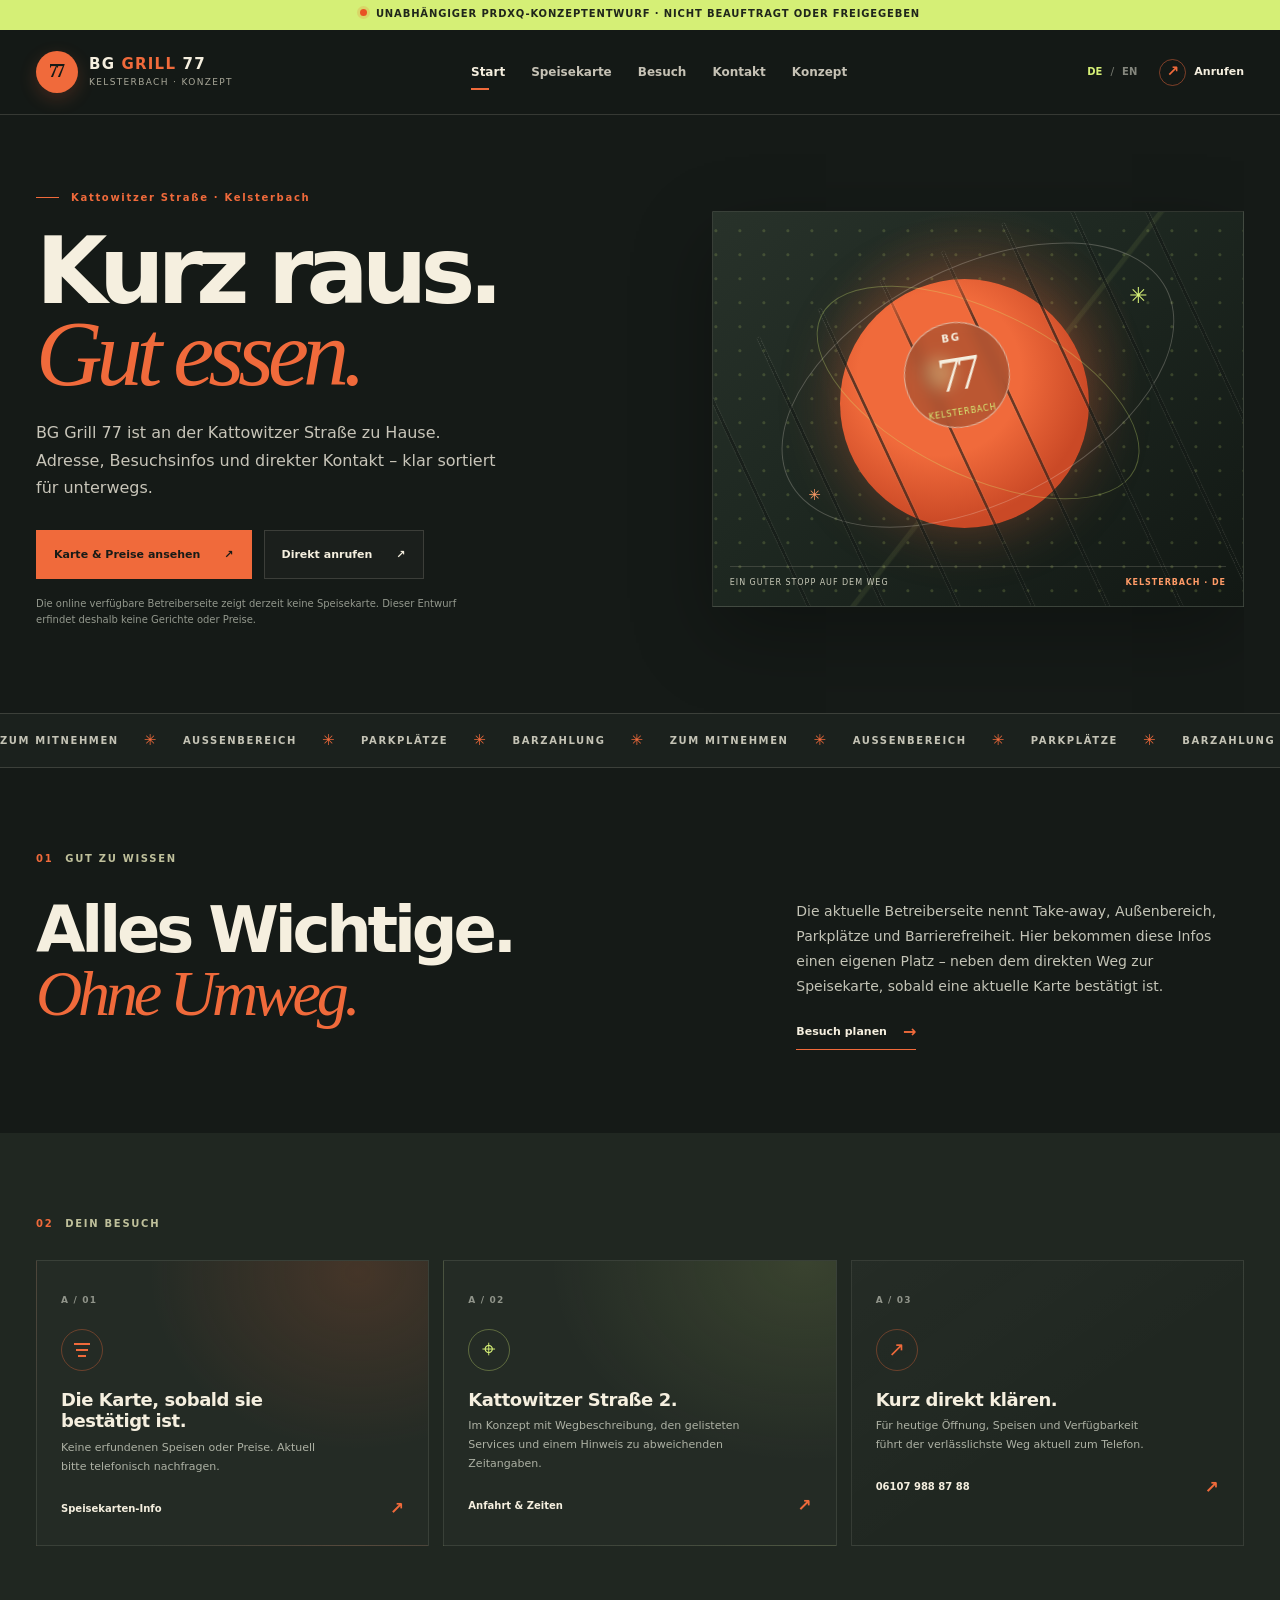
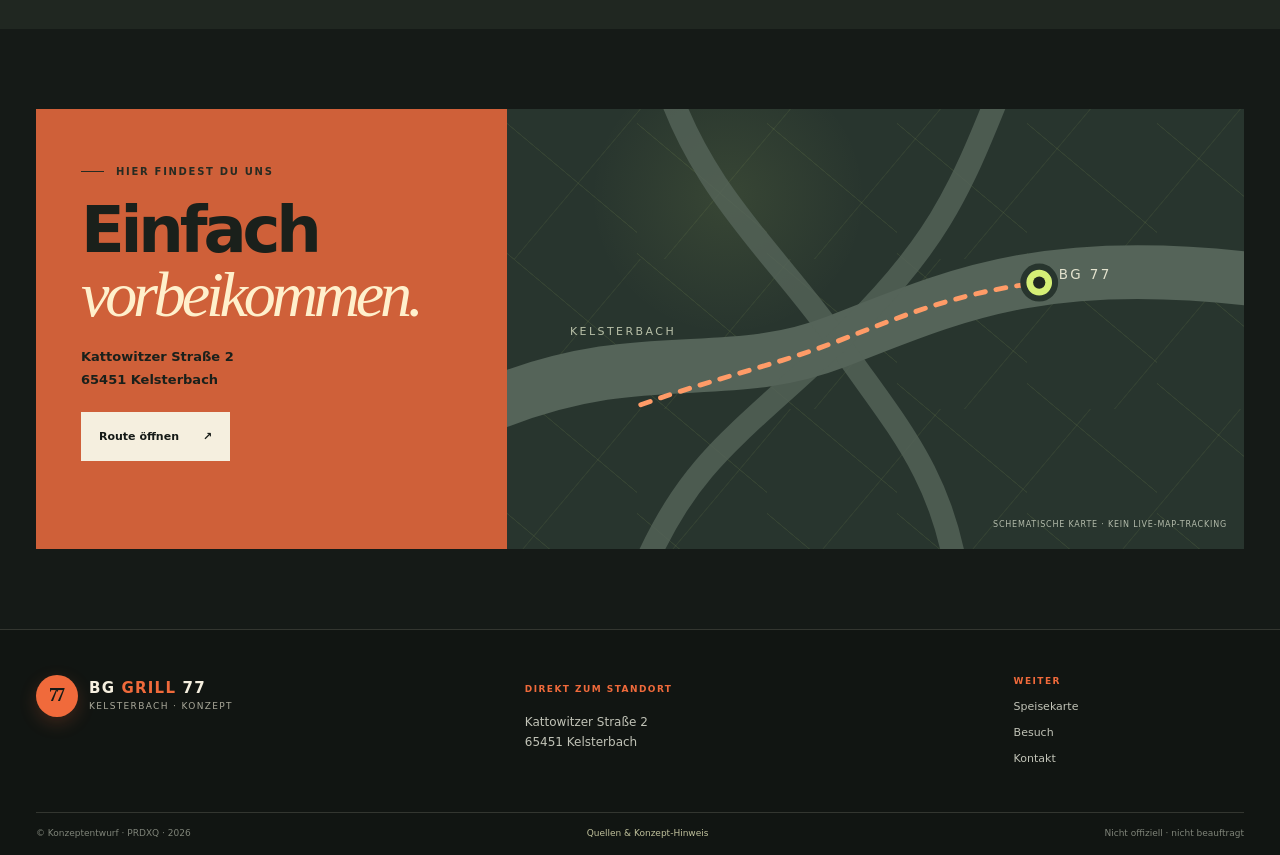
<file: index.html>
<!doctype html>
<html lang="de">
<head>
  <meta charset="utf-8">
  <meta name="viewport" content="width=device-width, initial-scale=1">
  <meta name="robots" content="noindex, nofollow">
  <meta name="description" content="Unabhängiger Website-Konzeptentwurf für BG Grill 77 in Kelsterbach. Kein offizieller Auftritt.">
  <meta name="theme-color" content="#151a17">
  <title>BG Grill 77 — Konzept für Kelsterbach</title>
  <link rel="icon" href="assets/mark.svg" type="image/svg+xml">
  <link rel="stylesheet" href="assets/site.css">
  <script src="assets/site.js" defer></script>
</head>
<body data-title-de="BG Grill 77 — Konzept für Kelsterbach" data-title-en="BG Grill 77 — Kelsterbach concept">
  <div class="concept-ribbon"><span class="ribbon-dot"></span><span data-de="Unabhängiger PRDXQ-Konzeptentwurf · nicht beauftragt oder freigegeben" data-en="Independent PRDXQ concept · not commissioned or approved">Unabhängiger PRDXQ-Konzeptentwurf · nicht beauftragt oder freigegeben</span></div>
  <a class="skip-link" href="#main" data-de="Zum Inhalt springen" data-en="Skip to content">Zum Inhalt springen</a>
  <header class="site-header">
    <div class="header-inner">
      <a class="brand" href="index.html" aria-label="BG Grill 77">
        <span class="brand-mark" aria-hidden="true">77</span>
        <span class="brand-words"><strong>BG <b>GRILL</b> 77</strong><small>Kelsterbach · Konzept</small></span>
      </a>
      <button class="menu-toggle" type="button" aria-expanded="false" aria-controls="primary-nav">
        <span data-de="Menü" data-en="Menu">Menü</span><span class="menu-glyph" aria-hidden="true"><i></i><i></i></span>
      </button>
      <nav id="primary-nav" class="primary-nav" aria-label="Navigation">
        <a class="active" href="index.html" aria-current="page" data-de="Start" data-en="Home">Start</a>
        <a href="speisekarte.html" data-de="Speisekarte" data-en="Menu">Speisekarte</a>
        <a href="besuch.html" data-de="Besuch" data-en="Visit">Besuch</a>
        <a href="kontakt.html" data-de="Kontakt" data-en="Contact">Kontakt</a>
        <a href="konzept.html" data-de="Konzept" data-en="Concept">Konzept</a>
      </nav>
      <div class="header-actions">
        <div class="language-switch" aria-label="Sprache / Language">
          <button type="button" data-set-lang="de" aria-pressed="true">DE</button><span aria-hidden="true">/</span><button type="button" data-set-lang="en" aria-pressed="false">EN</button>
        </div>
        <a class="header-phone" href="tel:+4961079888788"><span class="phone-symbol" aria-hidden="true">↗</span><span data-de="Anrufen" data-en="Call">Anrufen</span></a>
      </div>
    </div>
  </header>

  <main id="main">
    <section class="hero wrap">
      <div class="hero-copy">
        <p class="eyebrow"><span class="eyebrow-line"></span><span data-de="Kattowitzer Straße · Kelsterbach" data-en="Kattowitzer Straße · Kelsterbach">Kattowitzer Straße · Kelsterbach</span></p>
        <h1 data-de="Kurz raus.<br><em>Gut essen.</em>" data-en="A quick stop.<br><em>Something good.</em>">Kurz raus.<br><em>Gut essen.</em></h1>
        <p class="hero-lede" data-de="BG Grill 77 ist an der Kattowitzer Straße zu Hause. Adresse, Besuchsinfos und direkter Kontakt – klar sortiert für unterwegs." data-en="BG Grill 77 is at Kattowitzer Straße. Find the address, visit details and direct contact—clearly organised for people on the go.">BG Grill 77 ist an der Kattowitzer Straße zu Hause. Adresse, Besuchsinfos und direkter Kontakt – klar sortiert für unterwegs.</p>
        <div class="hero-actions">
          <a class="button button-hot" href="speisekarte.html"><span data-de="Karte & Preise ansehen" data-en="Menu & prices">Karte &amp; Preise ansehen</span><span aria-hidden="true">↗</span></a>
          <a class="button button-quiet" href="tel:+4961079888788"><span data-de="Direkt anrufen" data-en="Call directly">Direkt anrufen</span><span aria-hidden="true">↗</span></a>
        </div>
        <p class="hero-note" data-de="Die online verfügbare Betreiberseite zeigt derzeit keine Speisekarte. Dieser Entwurf erfindet deshalb keine Gerichte oder Preise." data-en="The operator's current online page does not show a menu. This concept therefore does not invent dishes or prices.">Die online verfügbare Betreiberseite zeigt derzeit keine Speisekarte. Dieser Entwurf erfindet deshalb keine Gerichte oder Preise.</p>
      </div>
      <div class="hero-art" aria-hidden="true">
        <div class="art-stamp"><span>BG</span><strong>77</strong><small>Kelsterbach</small></div>
        <div class="art-sun"></div>
        <div class="art-ring ring-one"></div><div class="art-ring ring-two"></div>
        <div class="grate"><span></span><span></span><span></span><span></span><span></span><span></span><span></span><span></span></div>
        <div class="art-caption"><span data-de="EIN GUTER STOPP AUF DEM WEG" data-en="A GOOD STOP ALONG THE WAY">EIN GUTER STOPP AUF DEM WEG</span><b>KELSTERBACH · DE</b></div>
        <span class="spark spark-a">✳</span><span class="spark spark-b">✳</span>
      </div>
    </section>

    <section class="ticker" aria-label="Angebotene Services">
      <div class="ticker-track"><span data-de="ZUM MITNEHMEN" data-en="TAKEAWAY">ZUM MITNEHMEN</span><b>✳</b><span data-de="AUSSENBEREICH" data-en="OUTDOOR SEATING">AUSSENBEREICH</span><b>✳</b><span data-de="PARKPLÄTZE" data-en="PARKING">PARKPLÄTZE</span><b>✳</b><span data-de="BARZAHLUNG" data-en="CASH PAYMENT">BARZAHLUNG</span><b>✳</b><span data-de="ZUM MITNEHMEN" data-en="TAKEAWAY">ZUM MITNEHMEN</span><b>✳</b><span data-de="AUSSENBEREICH" data-en="OUTDOOR SEATING">AUSSENBEREICH</span><b>✳</b><span data-de="PARKPLÄTZE" data-en="PARKING">PARKPLÄTZE</span><b>✳</b><span data-de="BARZAHLUNG" data-en="CASH PAYMENT">BARZAHLUNG</span><b>✳</b></div>
    </section>

    <section class="intro-section wrap section-pad">
      <div class="section-kicker"><span>01</span><span data-de="GUT ZU WISSEN" data-en="GOOD TO KNOW">GUT ZU WISSEN</span></div>
      <div class="intro-grid">
        <h2 data-de="Alles Wichtige.<br><em>Ohne Umweg.</em>" data-en="The essentials.<br><em>No detours.</em>">Alles Wichtige.<br><em>Ohne Umweg.</em></h2>
        <div class="intro-text"><p data-de="Die aktuelle Betreiberseite nennt Take-away, Außenbereich, Parkplätze und Barrierefreiheit. Hier bekommen diese Infos einen eigenen Platz – neben dem direkten Weg zur Speisekarte, sobald eine aktuelle Karte bestätigt ist." data-en="The current operator page lists takeaway, outdoor seating, parking and accessibility. This concept gives those details a clear place—and a direct path to the menu once a current menu is confirmed.">Die aktuelle Betreiberseite nennt Take-away, Außenbereich, Parkplätze und Barrierefreiheit. Hier bekommen diese Infos einen eigenen Platz – neben dem direkten Weg zur Speisekarte, sobald eine aktuelle Karte bestätigt ist.</p><a class="text-link" href="besuch.html"><span data-de="Besuch planen" data-en="Plan a visit">Besuch planen</span><span aria-hidden="true">→</span></a></div>
      </div>
    </section>

    <section class="path-section">
      <div class="wrap section-pad">
        <div class="section-kicker"><span>02</span><span data-de="DEIN BESUCH" data-en="YOUR VISIT">DEIN BESUCH</span></div>
        <div class="path-grid">
          <article class="path-card path-card-menu"><span class="card-number">A / 01</span><div class="card-icon menu-icon" aria-hidden="true"><i></i><i></i><i></i></div><h3 data-de="Die Karte, sobald sie bestätigt ist." data-en="The menu, once confirmed.">Die Karte, sobald sie bestätigt ist.</h3><p data-de="Keine erfundenen Speisen oder Preise. Aktuell bitte telefonisch nachfragen." data-en="No invented dishes or prices. Please call for current options.">Keine erfundenen Speisen oder Preise. Aktuell bitte telefonisch nachfragen.</p><a href="speisekarte.html" class="arrow-link"><span data-de="Speisekarten-Info" data-en="Menu details">Speisekarten-Info</span><span aria-hidden="true">↗</span></a></article>
          <article class="path-card path-card-visit"><span class="card-number">A / 02</span><div class="card-icon map-icon" aria-hidden="true"><span>⌖</span></div><h3 data-de="Kattowitzer Straße 2." data-en="Kattowitzer Straße 2.">Kattowitzer Straße 2.</h3><p data-de="Im Konzept mit Wegbeschreibung, den gelisteten Services und einem Hinweis zu abweichenden Zeitangaben." data-en="The concept includes directions, listed services and a note about conflicting opening times.">Im Konzept mit Wegbeschreibung, den gelisteten Services und einem Hinweis zu abweichenden Zeitangaben.</p><a href="besuch.html" class="arrow-link"><span data-de="Anfahrt & Zeiten" data-en="Directions & hours">Anfahrt &amp; Zeiten</span><span aria-hidden="true">↗</span></a></article>
          <article class="path-card path-card-call"><span class="card-number">A / 03</span><div class="card-icon call-icon" aria-hidden="true">↗</div><h3 data-de="Kurz direkt klären." data-en="Ask directly.">Kurz direkt klären.</h3><p data-de="Für heutige Öffnung, Speisen und Verfügbarkeit führt der verlässlichste Weg aktuell zum Telefon." data-en="For today's opening, menu and availability, the most reliable path currently is a phone call.">Für heutige Öffnung, Speisen und Verfügbarkeit führt der verlässlichste Weg aktuell zum Telefon.</p><a href="tel:+4961079888788" class="arrow-link"><span>06107 988 87 88</span><span aria-hidden="true">↗</span></a></article>
        </div>
      </div>
    </section>

    <section class="visit-band wrap section-pad">
      <div class="visit-copy"><p class="eyebrow"><span class="eyebrow-line"></span><span data-de="HIER FINDEST DU UNS" data-en="FIND US HERE">HIER FINDEST DU UNS</span></p><h2 data-de="Einfach<br><em>vorbeikommen.</em>" data-en="Easy to<br><em>find us.</em>">Einfach<br><em>vorbeikommen.</em></h2><p data-de="Kattowitzer Straße 2<br>65451 Kelsterbach" data-en="Kattowitzer Straße 2<br>65451 Kelsterbach">Kattowitzer Straße 2<br>65451 Kelsterbach</p><a class="button button-light" href="https://www.openstreetmap.org/search?query=Kattowitzer%20Stra%C3%9Fe%202%2C%2065451%20Kelsterbach" target="_blank" rel="noopener noreferrer"><span data-de="Route öffnen" data-en="Get directions">Route öffnen</span><span aria-hidden="true">↗</span></a></div>
      <div class="visit-map" aria-hidden="true"><div class="map-grid"></div><svg viewBox="0 0 540 360" role="presentation"><path class="road road-wide" d="M-40 240 C82 192 146 226 239 190 S406 118 585 140"/><path class="road road-thin" d="M98 -24 C128 70 193 123 239 190 S326 298 338 390"/><path class="road road-thin" d="M370 -10 C339 67 319 114 239 190 S119 288 82 372"/><path class="route" d="M78 242 C139 220 187 210 239 190 S333 151 404 142"/><circle class="map-pin" cx="404" cy="142" r="13"/><circle class="map-pin-core" cx="404" cy="142" r="5"/><text x="420" y="139">BG 77</text><text x="20" y="185">KELSTERBACH</text></svg><span class="map-label" data-de="SCHEMATISCHE KARTE · KEIN LIVE-MAP-TRACKING" data-en="SCHEMATIC MAP · NO LIVE MAP TRACKING">SCHEMATISCHE KARTE · KEIN LIVE-MAP-TRACKING</span></div>
    </section>
  </main>

  <footer class="site-footer">
    <div class="wrap footer-main"><a class="brand brand-footer" href="index.html"><span class="brand-mark" aria-hidden="true">77</span><span class="brand-words"><strong>BG <b>GRILL</b> 77</strong><small>Kelsterbach · Konzept</small></span></a><div class="footer-address"><span data-de="DIREKT ZUM STANDORT" data-en="VISIT THE LOCATION">DIREKT ZUM STANDORT</span><p>Kattowitzer Straße 2<br>65451 Kelsterbach</p></div><div class="footer-links"><span data-de="WEITER" data-en="EXPLORE">WEITER</span><a href="speisekarte.html" data-de="Speisekarte" data-en="Menu">Speisekarte</a><a href="besuch.html" data-de="Besuch" data-en="Visit">Besuch</a><a href="kontakt.html" data-de="Kontakt" data-en="Contact">Kontakt</a></div></div>
    <div class="wrap footer-bottom"><span>© Konzeptentwurf · PRDXQ · 2026</span><a href="konzept.html" data-de="Quellen & Konzept-Hinweis" data-en="Sources & concept notice">Quellen &amp; Konzept-Hinweis</a><span data-de="Nicht offiziell · nicht beauftragt" data-en="Unofficial · not commissioned">Nicht offiziell · nicht beauftragt</span></div>
  </footer>
</body>
</html>
</file>
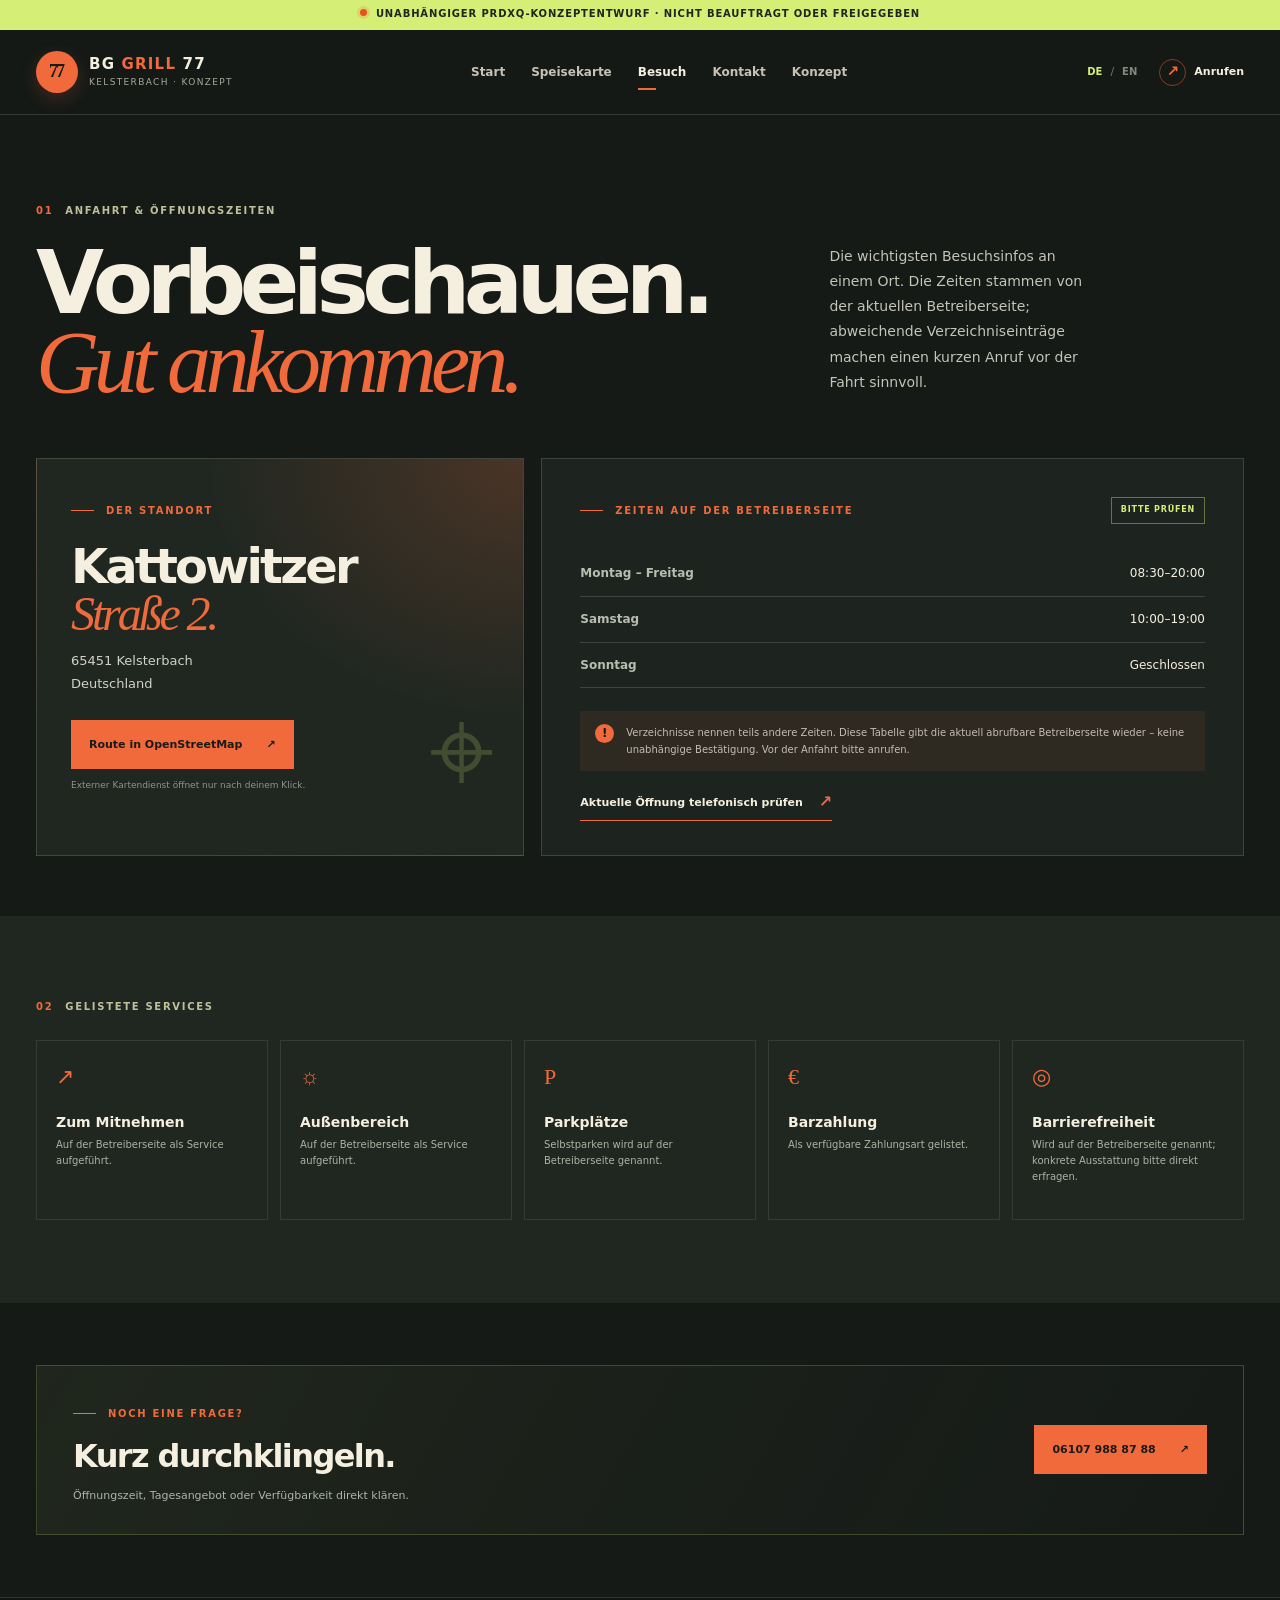
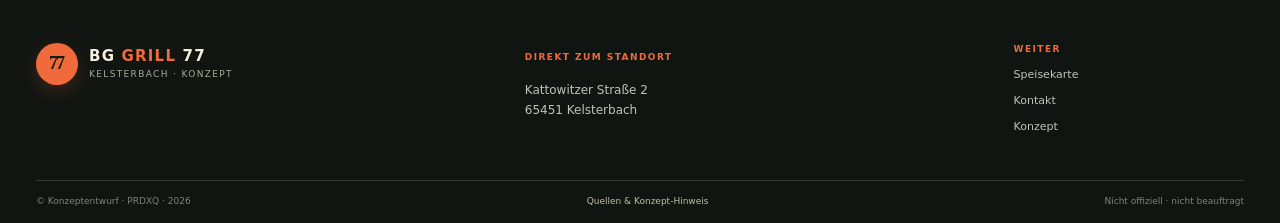
<file: besuch.html>
<!doctype html>
<html lang="de">
<head><meta charset="utf-8"><meta name="viewport" content="width=device-width, initial-scale=1"><meta name="robots" content="noindex, nofollow"><meta name="description" content="Besuchsinfos für BG Grill 77 Kelsterbach — unabhängiger Konzeptentwurf."><meta name="theme-color" content="#151a17"><title>Besuch & Anfahrt — BG Grill 77 Konzept</title><link rel="icon" href="assets/mark.svg" type="image/svg+xml"><link rel="stylesheet" href="assets/site.css"><script src="assets/site.js" defer></script></head>
<body data-title-de="Besuch & Anfahrt — BG Grill 77 Konzept" data-title-en="Visit & directions — BG Grill 77 concept">
  <div class="concept-ribbon"><span class="ribbon-dot"></span><span data-de="Unabhängiger PRDXQ-Konzeptentwurf · nicht beauftragt oder freigegeben" data-en="Independent PRDXQ concept · not commissioned or approved">Unabhängiger PRDXQ-Konzeptentwurf · nicht beauftragt oder freigegeben</span></div><a class="skip-link" href="#main" data-de="Zum Inhalt springen" data-en="Skip to content">Zum Inhalt springen</a>
  <header class="site-header"><div class="header-inner"><a class="brand" href="index.html" aria-label="BG Grill 77"><span class="brand-mark" aria-hidden="true">77</span><span class="brand-words"><strong>BG <b>GRILL</b> 77</strong><small>Kelsterbach · Konzept</small></span></a><button class="menu-toggle" type="button" aria-expanded="false" aria-controls="primary-nav"><span data-de="Menü" data-en="Menu">Menü</span><span class="menu-glyph" aria-hidden="true"><i></i><i></i></span></button><nav id="primary-nav" class="primary-nav" aria-label="Navigation"><a href="index.html" data-de="Start" data-en="Home">Start</a><a href="speisekarte.html" data-de="Speisekarte" data-en="Menu">Speisekarte</a><a class="active" href="besuch.html" aria-current="page" data-de="Besuch" data-en="Visit">Besuch</a><a href="kontakt.html" data-de="Kontakt" data-en="Contact">Kontakt</a><a href="konzept.html" data-de="Konzept" data-en="Concept">Konzept</a></nav><div class="header-actions"><div class="language-switch" aria-label="Sprache / Language"><button type="button" data-set-lang="de" aria-pressed="true">DE</button><span aria-hidden="true">/</span><button type="button" data-set-lang="en" aria-pressed="false">EN</button></div><a class="header-phone" href="tel:+4961079888788"><span class="phone-symbol" aria-hidden="true">↗</span><span data-de="Anrufen" data-en="Call">Anrufen</span></a></div></div></header>
  <main id="main">
    <section class="page-hero wrap"><div class="section-kicker"><span>01</span><span data-de="ANFAHRT & ÖFFNUNGSZEITEN" data-en="DIRECTIONS & OPENING TIMES">ANFAHRT &amp; ÖFFNUNGSZEITEN</span></div><div class="page-hero-grid"><h1 data-de="Vorbeischauen.<br><em>Gut ankommen.</em>" data-en="Stop by.<br><em>Get here easily.</em>">Vorbeischauen.<br><em>Gut ankommen.</em></h1><p data-de="Die wichtigsten Besuchsinfos an einem Ort. Die Zeiten stammen von der aktuellen Betreiberseite; abweichende Verzeichniseinträge machen einen kurzen Anruf vor der Fahrt sinnvoll." data-en="The essentials for a visit in one place. Hours come from the operator's current page; conflicting directory listings make a quick call before travelling sensible.">Die wichtigsten Besuchsinfos an einem Ort. Die Zeiten stammen von der aktuellen Betreiberseite; abweichende Verzeichniseinträge machen einen kurzen Anruf vor der Fahrt sinnvoll.</p></div></section>
    <section class="visit-detail wrap"><div class="address-card"><p class="eyebrow"><span class="eyebrow-line"></span><span data-de="DER STANDORT" data-en="THE LOCATION">DER STANDORT</span></p><h2>Kattowitzer<br><em>Straße 2.</em></h2><p>65451 Kelsterbach<br><span data-de="Deutschland" data-en="Germany">Deutschland</span></p><div class="address-pin" aria-hidden="true">⌖</div><a class="button button-hot" href="https://www.openstreetmap.org/search?query=Kattowitzer%20Stra%C3%9Fe%202%2C%2065451%20Kelsterbach" target="_blank" rel="noopener noreferrer"><span data-de="Route in OpenStreetMap" data-en="Open route in OpenStreetMap">Route in OpenStreetMap</span><span aria-hidden="true">↗</span></a><small data-de="Externer Kartendienst öffnet nur nach deinem Klick." data-en="An external map opens only when you click.">Externer Kartendienst öffnet nur nach deinem Klick.</small></div>
      <div class="hours-card"><div class="hours-heading"><p class="eyebrow"><span class="eyebrow-line"></span><span data-de="ZEITEN AUF DER BETREIBERSEITE" data-en="HOURS ON THE OPERATOR PAGE">ZEITEN AUF DER BETREIBERSEITE</span></p><span class="hours-badge" data-de="BITTE PRÜFEN" data-en="PLEASE CONFIRM">BITTE PRÜFEN</span></div><table class="hours-table"><tbody><tr><th scope="row" data-de="Montag – Freitag" data-en="Monday – Friday">Montag – Freitag</th><td>08:30–20:00</td></tr><tr><th scope="row" data-de="Samstag" data-en="Saturday">Samstag</th><td>10:00–19:00</td></tr><tr><th scope="row" data-de="Sonntag" data-en="Sunday">Sonntag</th><td data-de="Geschlossen" data-en="Closed">Geschlossen</td></tr></tbody></table><div class="conflict-note"><span aria-hidden="true">!</span><p data-de="Verzeichnisse nennen teils andere Zeiten. Diese Tabelle gibt die aktuell abrufbare Betreiberseite wieder – keine unabhängige Bestätigung. Vor der Anfahrt bitte anrufen." data-en="Some directories list different hours. This table reflects the operator page currently available—not independent confirmation. Please call before travelling.">Verzeichnisse nennen teils andere Zeiten. Diese Tabelle gibt die aktuell abrufbare Betreiberseite wieder – keine unabhängige Bestätigung. Vor der Anfahrt bitte anrufen.</p></div><a class="text-link" href="tel:+4961079888788"><span data-de="Aktuelle Öffnung telefonisch prüfen" data-en="Confirm today's hours by phone">Aktuelle Öffnung telefonisch prüfen</span><span aria-hidden="true">↗</span></a></div></section>
    <section class="amenities-section"><div class="wrap section-pad"><div class="section-kicker"><span>02</span><span data-de="GELISTETE SERVICES" data-en="LISTED SERVICES">GELISTETE SERVICES</span></div><div class="amenities-grid"><article><span class="amenity-symbol">↗</span><h3 data-de="Zum Mitnehmen" data-en="Takeaway">Zum Mitnehmen</h3><p data-de="Auf der Betreiberseite als Service aufgeführt." data-en="Listed as a service on the operator page.">Auf der Betreiberseite als Service aufgeführt.</p></article><article><span class="amenity-symbol">☼</span><h3 data-de="Außenbereich" data-en="Outdoor seating">Außenbereich</h3><p data-de="Auf der Betreiberseite als Service aufgeführt." data-en="Listed as a service on the operator page.">Auf der Betreiberseite als Service aufgeführt.</p></article><article><span class="amenity-symbol">P</span><h3 data-de="Parkplätze" data-en="Parking">Parkplätze</h3><p data-de="Selbstparken wird auf der Betreiberseite genannt." data-en="Self-parking is listed on the operator page.">Selbstparken wird auf der Betreiberseite genannt.</p></article><article><span class="amenity-symbol">€</span><h3 data-de="Barzahlung" data-en="Cash payment">Barzahlung</h3><p data-de="Als verfügbare Zahlungsart gelistet." data-en="Listed as an available payment option.">Als verfügbare Zahlungsart gelistet.</p></article><article><span class="amenity-symbol">◎</span><h3 data-de="Barrierefreiheit" data-en="Accessibility">Barrierefreiheit</h3><p data-de="Wird auf der Betreiberseite genannt; konkrete Ausstattung bitte direkt erfragen." data-en="Listed on the operator page; ask the business about specific facilities.">Wird auf der Betreiberseite genannt; konkrete Ausstattung bitte direkt erfragen.</p></article></div></div></section>
    <section class="callout wrap"><div><p class="eyebrow"><span class="eyebrow-line"></span><span data-de="NOCH EINE FRAGE?" data-en="ONE MORE QUESTION?">NOCH EINE FRAGE?</span></p><h2 data-de="Kurz durchklingeln." data-en="Give them a call.">Kurz durchklingeln.</h2><p data-de="Öffnungszeit, Tagesangebot oder Verfügbarkeit direkt klären." data-en="Check opening hours, daily options or availability directly.">Öffnungszeit, Tagesangebot oder Verfügbarkeit direkt klären.</p></div><a class="button button-hot" href="tel:+4961079888788"><span>06107 988 87 88</span><span aria-hidden="true">↗</span></a></section>
  </main>
  <footer class="site-footer"><div class="wrap footer-main"><a class="brand brand-footer" href="index.html"><span class="brand-mark" aria-hidden="true">77</span><span class="brand-words"><strong>BG <b>GRILL</b> 77</strong><small>Kelsterbach · Konzept</small></span></a><div class="footer-address"><span data-de="DIREKT ZUM STANDORT" data-en="VISIT THE LOCATION">DIREKT ZUM STANDORT</span><p>Kattowitzer Straße 2<br>65451 Kelsterbach</p></div><div class="footer-links"><span data-de="WEITER" data-en="EXPLORE">WEITER</span><a href="speisekarte.html" data-de="Speisekarte" data-en="Menu">Speisekarte</a><a href="kontakt.html" data-de="Kontakt" data-en="Contact">Kontakt</a><a href="konzept.html" data-de="Konzept" data-en="Concept">Konzept</a></div></div><div class="wrap footer-bottom"><span>© Konzeptentwurf · PRDXQ · 2026</span><a href="konzept.html" data-de="Quellen & Konzept-Hinweis" data-en="Sources & concept notice">Quellen &amp; Konzept-Hinweis</a><span data-de="Nicht offiziell · nicht beauftragt" data-en="Unofficial · not commissioned">Nicht offiziell · nicht beauftragt</span></div></footer>
</body></html>
</file>
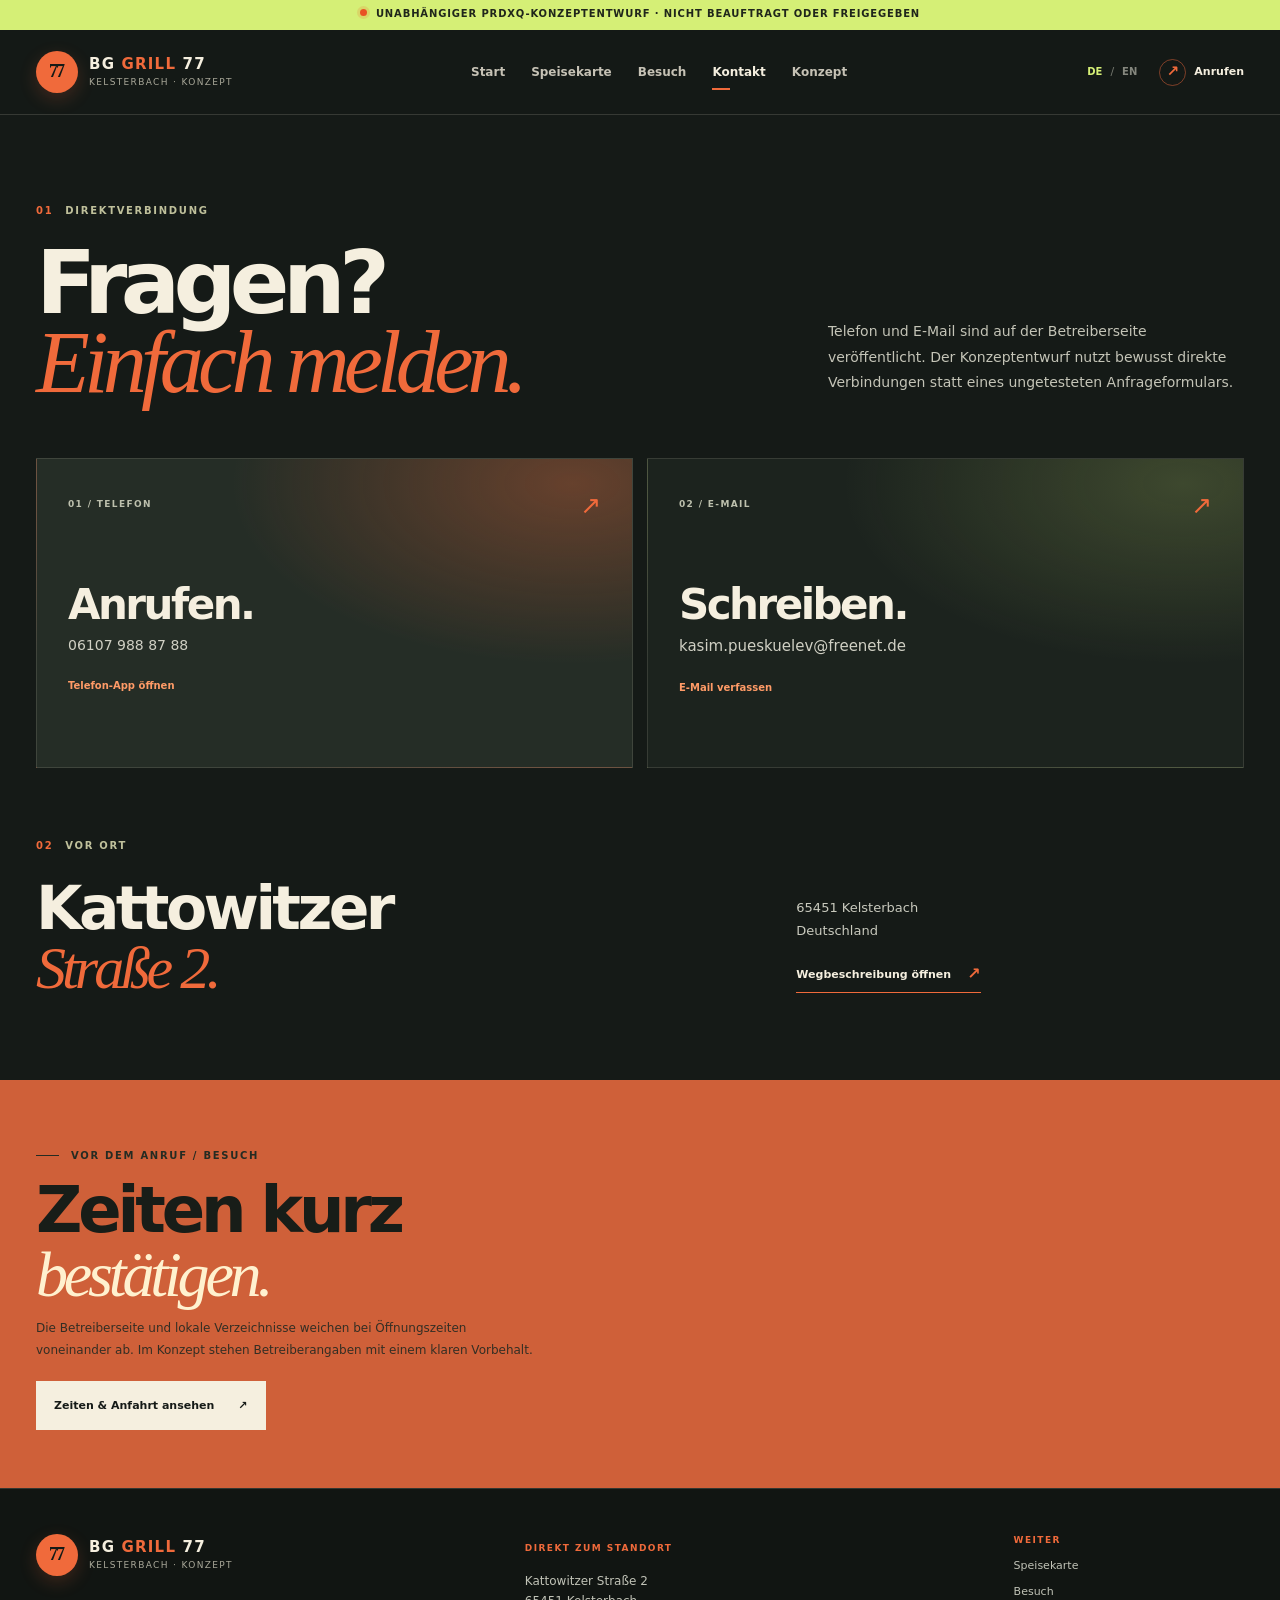
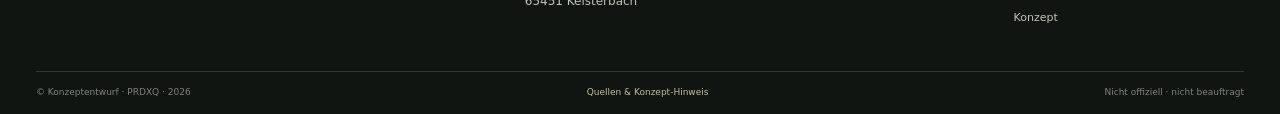
<file: kontakt.html>
<!doctype html>
<html lang="de">
<head><meta charset="utf-8"><meta name="viewport" content="width=device-width, initial-scale=1"><meta name="robots" content="noindex, nofollow"><meta name="description" content="Kontaktangaben für BG Grill 77 in Kelsterbach — unabhängiger Konzeptentwurf."><meta name="theme-color" content="#151a17"><title>Kontakt — BG Grill 77 Konzept</title><link rel="icon" href="assets/mark.svg" type="image/svg+xml"><link rel="stylesheet" href="assets/site.css"><script src="assets/site.js" defer></script></head>
<body data-title-de="Kontakt — BG Grill 77 Konzept" data-title-en="Contact — BG Grill 77 concept">
  <div class="concept-ribbon"><span class="ribbon-dot"></span><span data-de="Unabhängiger PRDXQ-Konzeptentwurf · nicht beauftragt oder freigegeben" data-en="Independent PRDXQ concept · not commissioned or approved">Unabhängiger PRDXQ-Konzeptentwurf · nicht beauftragt oder freigegeben</span></div><a class="skip-link" href="#main" data-de="Zum Inhalt springen" data-en="Skip to content">Zum Inhalt springen</a>
  <header class="site-header"><div class="header-inner"><a class="brand" href="index.html" aria-label="BG Grill 77"><span class="brand-mark" aria-hidden="true">77</span><span class="brand-words"><strong>BG <b>GRILL</b> 77</strong><small>Kelsterbach · Konzept</small></span></a><button class="menu-toggle" type="button" aria-expanded="false" aria-controls="primary-nav"><span data-de="Menü" data-en="Menu">Menü</span><span class="menu-glyph" aria-hidden="true"><i></i><i></i></span></button><nav id="primary-nav" class="primary-nav" aria-label="Navigation"><a href="index.html" data-de="Start" data-en="Home">Start</a><a href="speisekarte.html" data-de="Speisekarte" data-en="Menu">Speisekarte</a><a href="besuch.html" data-de="Besuch" data-en="Visit">Besuch</a><a class="active" href="kontakt.html" aria-current="page" data-de="Kontakt" data-en="Contact">Kontakt</a><a href="konzept.html" data-de="Konzept" data-en="Concept">Konzept</a></nav><div class="header-actions"><div class="language-switch" aria-label="Sprache / Language"><button type="button" data-set-lang="de" aria-pressed="true">DE</button><span aria-hidden="true">/</span><button type="button" data-set-lang="en" aria-pressed="false">EN</button></div><a class="header-phone" href="tel:+4961079888788"><span class="phone-symbol" aria-hidden="true">↗</span><span data-de="Anrufen" data-en="Call">Anrufen</span></a></div></div></header>
  <main id="main">
    <section class="page-hero wrap"><div class="section-kicker"><span>01</span><span data-de="DIREKTVERBINDUNG" data-en="GET IN TOUCH">DIREKTVERBINDUNG</span></div><div class="page-hero-grid"><h1 data-de="Fragen?<br><em>Einfach melden.</em>" data-en="Questions?<br><em>Get in touch.</em>">Fragen?<br><em>Einfach melden.</em></h1><p data-de="Telefon und E-Mail sind auf der Betreiberseite veröffentlicht. Der Konzeptentwurf nutzt bewusst direkte Verbindungen statt eines ungetesteten Anfrageformulars." data-en="Phone and email are published on the operator page. This concept uses direct contact links instead of an untested enquiry form.">Telefon und E-Mail sind auf der Betreiberseite veröffentlicht. Der Konzeptentwurf nutzt bewusst direkte Verbindungen statt eines ungetesteten Anfrageformulars.</p></div></section>
    <section class="contact-grid wrap"><a class="contact-card contact-primary" href="tel:+4961079888788"><span class="contact-index">01 / TELEFON</span><span class="contact-arrow" aria-hidden="true">↗</span><h2 data-de="Anrufen." data-en="Call.">Anrufen.</h2><p>06107 988 87 88</p><span class="contact-action" data-de="Telefon-App öffnen" data-en="Open phone app">Telefon-App öffnen →</span></a><a class="contact-card contact-secondary" href="mailto:kasim.pueskuelev@freenet.de"><span class="contact-index">02 / E-MAIL</span><span class="contact-arrow" aria-hidden="true">↗</span><h2 data-de="Schreiben." data-en="Email.">Schreiben.</h2><p class="email-wrap">kasim.pueskuelev@freenet.de</p><span class="contact-action" data-de="E-Mail verfassen" data-en="Compose email">E-Mail verfassen →</span></a></section>
    <section class="contact-address wrap section-pad"><div class="section-kicker"><span>02</span><span data-de="VOR ORT" data-en="IN PERSON">VOR ORT</span></div><div class="contact-address-grid"><h2 data-de="Kattowitzer<br><em>Straße 2.</em>" data-en="Kattowitzer<br><em>Straße 2.</em>">Kattowitzer<br><em>Straße 2.</em></h2><div><p>65451 Kelsterbach<br><span data-de="Deutschland" data-en="Germany">Deutschland</span></p><a class="text-link" href="https://www.openstreetmap.org/search?query=Kattowitzer%20Stra%C3%9Fe%202%2C%2065451%20Kelsterbach" target="_blank" rel="noopener noreferrer"><span data-de="Wegbeschreibung öffnen" data-en="Open directions">Wegbeschreibung öffnen</span><span aria-hidden="true">↗</span></a></div></div></section>
    <section class="contact-hours"><div class="wrap contact-hours-inner"><p class="eyebrow"><span class="eyebrow-line"></span><span data-de="VOR DEM ANRUF / BESUCH" data-en="BEFORE CALLING / VISITING">VOR DEM ANRUF / BESUCH</span></p><h2 data-de="Zeiten kurz<br><em>bestätigen.</em>" data-en="Confirm the<br><em>hours first.</em>">Zeiten kurz<br><em>bestätigen.</em></h2><p data-de="Die Betreiberseite und lokale Verzeichnisse weichen bei Öffnungszeiten voneinander ab. Im Konzept stehen Betreiberangaben mit einem klaren Vorbehalt." data-en="The operator page and local directories differ on opening hours. This concept shows the operator's times with a clear caveat.">Die Betreiberseite und lokale Verzeichnisse weichen bei Öffnungszeiten voneinander ab. Im Konzept stehen Betreiberangaben mit einem klaren Vorbehalt.</p><a href="besuch.html" class="button button-light"><span data-de="Zeiten & Anfahrt ansehen" data-en="View hours & directions">Zeiten &amp; Anfahrt ansehen</span><span aria-hidden="true">↗</span></a></div></section>
  </main>
  <footer class="site-footer"><div class="wrap footer-main"><a class="brand brand-footer" href="index.html"><span class="brand-mark" aria-hidden="true">77</span><span class="brand-words"><strong>BG <b>GRILL</b> 77</strong><small>Kelsterbach · Konzept</small></span></a><div class="footer-address"><span data-de="DIREKT ZUM STANDORT" data-en="VISIT THE LOCATION">DIREKT ZUM STANDORT</span><p>Kattowitzer Straße 2<br>65451 Kelsterbach</p></div><div class="footer-links"><span data-de="WEITER" data-en="EXPLORE">WEITER</span><a href="speisekarte.html" data-de="Speisekarte" data-en="Menu">Speisekarte</a><a href="besuch.html" data-de="Besuch" data-en="Visit">Besuch</a><a href="konzept.html" data-de="Konzept" data-en="Concept">Konzept</a></div></div><div class="wrap footer-bottom"><span>© Konzeptentwurf · PRDXQ · 2026</span><a href="konzept.html" data-de="Quellen & Konzept-Hinweis" data-en="Sources & concept notice">Quellen &amp; Konzept-Hinweis</a><span data-de="Nicht offiziell · nicht beauftragt" data-en="Unofficial · not commissioned">Nicht offiziell · not commissioned</span></div></footer>
</body></html>
</file>
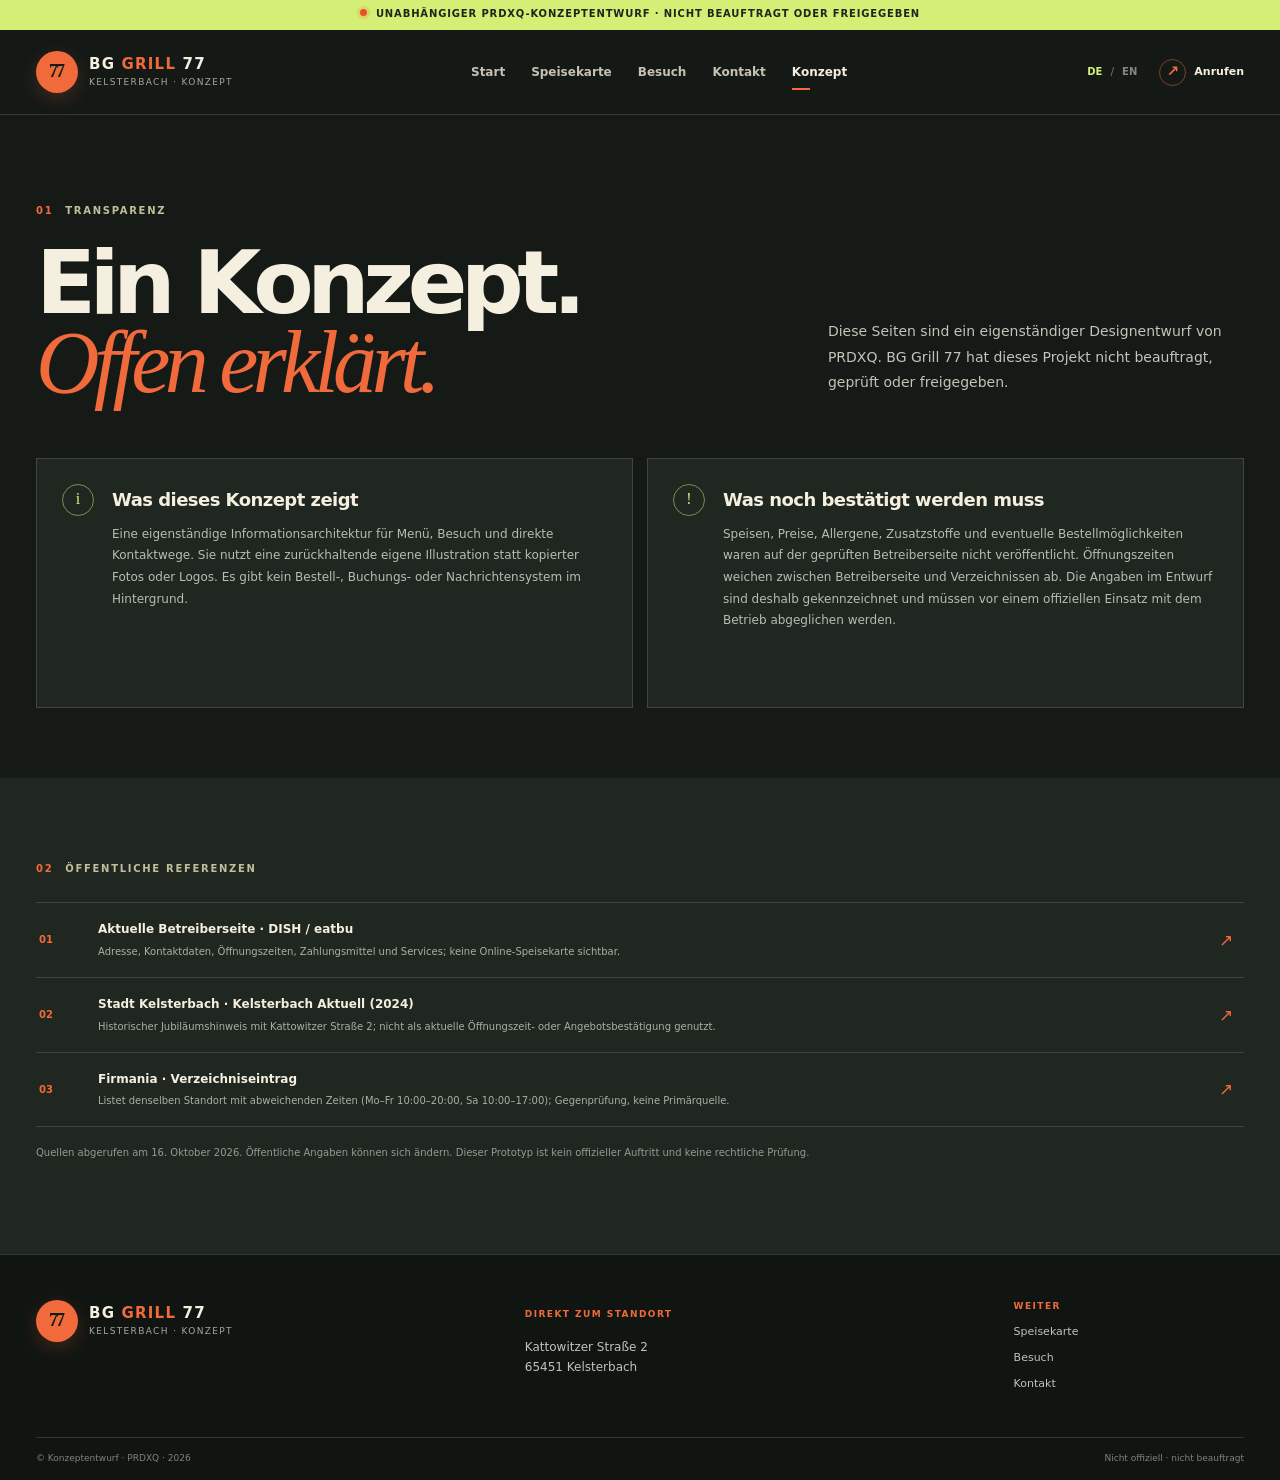
<file: konzept.html>
<!doctype html>
<html lang="de">
<head><meta charset="utf-8"><meta name="viewport" content="width=device-width, initial-scale=1"><meta name="robots" content="noindex, nofollow"><meta name="description" content="Transparenz, Quellen und offene Fragen dieses unabhängigen BG Grill 77 Webkonzepts."><meta name="theme-color" content="#151a17"><title>Konzept & Quellen — BG Grill 77</title><link rel="icon" href="assets/mark.svg" type="image/svg+xml"><link rel="stylesheet" href="assets/site.css"><script src="assets/site.js" defer></script></head>
<body data-title-de="Konzept & Quellen — BG Grill 77" data-title-en="Concept & sources — BG Grill 77">
  <div class="concept-ribbon"><span class="ribbon-dot"></span><span data-de="Unabhängiger PRDXQ-Konzeptentwurf · nicht beauftragt oder freigegeben" data-en="Independent PRDXQ concept · not commissioned or approved">Unabhängiger PRDXQ-Konzeptentwurf · nicht beauftragt oder freigegeben</span></div><a class="skip-link" href="#main" data-de="Zum Inhalt springen" data-en="Skip to content">Zum Inhalt springen</a>
  <header class="site-header"><div class="header-inner"><a class="brand" href="index.html" aria-label="BG Grill 77"><span class="brand-mark" aria-hidden="true">77</span><span class="brand-words"><strong>BG <b>GRILL</b> 77</strong><small>Kelsterbach · Konzept</small></span></a><button class="menu-toggle" type="button" aria-expanded="false" aria-controls="primary-nav"><span data-de="Menü" data-en="Menu">Menü</span><span class="menu-glyph" aria-hidden="true"><i></i><i></i></span></button><nav id="primary-nav" class="primary-nav" aria-label="Navigation"><a href="index.html" data-de="Start" data-en="Home">Start</a><a href="speisekarte.html" data-de="Speisekarte" data-en="Menu">Speisekarte</a><a href="besuch.html" data-de="Besuch" data-en="Visit">Besuch</a><a href="kontakt.html" data-de="Kontakt" data-en="Contact">Kontakt</a><a class="active" href="konzept.html" aria-current="page" data-de="Konzept" data-en="Concept">Konzept</a></nav><div class="header-actions"><div class="language-switch" aria-label="Sprache / Language"><button type="button" data-set-lang="de" aria-pressed="true">DE</button><span aria-hidden="true">/</span><button type="button" data-set-lang="en" aria-pressed="false">EN</button></div><a class="header-phone" href="tel:+4961079888788"><span class="phone-symbol" aria-hidden="true">↗</span><span data-de="Anrufen" data-en="Call">Anrufen</span></a></div></div></header>
  <main id="main">
    <section class="page-hero wrap"><div class="section-kicker"><span>01</span><span data-de="TRANSPARENZ" data-en="TRANSPARENCY">TRANSPARENZ</span></div><div class="page-hero-grid"><h1 data-de="Ein Konzept.<br><em>Offen erklärt.</em>" data-en="A concept.<br><em>Clearly stated.</em>">Ein Konzept.<br><em>Offen erklärt.</em></h1><p data-de="Diese Seiten sind ein eigenständiger Designentwurf von PRDXQ. BG Grill 77 hat dieses Projekt nicht beauftragt, geprüft oder freigegeben." data-en="These pages are an independent design concept by PRDXQ. BG Grill 77 did not commission, review or approve this project.">Diese Seiten sind ein eigenständiger Designentwurf von PRDXQ. BG Grill 77 hat dieses Projekt nicht beauftragt, geprüft oder freigegeben.</p></div></section>
    <section class="concept-content wrap"><div class="concept-note"><span class="note-icon" aria-hidden="true">i</span><div><h2 data-de="Was dieses Konzept zeigt" data-en="What this concept demonstrates">Was dieses Konzept zeigt</h2><p data-de="Eine eigenständige Informationsarchitektur für Menü, Besuch und direkte Kontaktwege. Sie nutzt eine zurückhaltende eigene Illustration statt kopierter Fotos oder Logos. Es gibt kein Bestell-, Buchungs- oder Nachrichtensystem im Hintergrund." data-en="An independent information structure for menu, visits and direct contact. It uses original abstract artwork instead of copied photos or logos. There is no ordering, booking or messaging backend.">Eine eigenständige Informationsarchitektur für Menü, Besuch und direkte Kontaktwege. Sie nutzt eine zurückhaltende eigene Illustration statt kopierter Fotos oder Logos. Es gibt kein Bestell-, Buchungs- oder Nachrichtensystem im Hintergrund.</p></div></div><div class="concept-note"><span class="note-icon" aria-hidden="true">!</span><div><h2 data-de="Was noch bestätigt werden muss" data-en="What still needs confirmation">Was noch bestätigt werden muss</h2><p data-de="Speisen, Preise, Allergene, Zusatzstoffe und eventuelle Bestellmöglichkeiten waren auf der geprüften Betreiberseite nicht veröffentlicht. Öffnungszeiten weichen zwischen Betreiberseite und Verzeichnissen ab. Die Angaben im Entwurf sind deshalb gekennzeichnet und müssen vor einem offiziellen Einsatz mit dem Betrieb abgeglichen werden." data-en="Dishes, prices, allergens, additives and any ordering options were not published on the operator page reviewed. Opening times differ between the operator page and directories. The concept marks these details and they would need confirmation before official use.">Speisen, Preise, Allergene, Zusatzstoffe und eventuelle Bestellmöglichkeiten waren auf der geprüften Betreiberseite nicht veröffentlicht. Öffnungszeiten weichen zwischen Betreiberseite und Verzeichnissen ab. Die Angaben im Entwurf sind deshalb gekennzeichnet und müssen vor einem offiziellen Einsatz mit dem Betrieb abgeglichen werden.</p></div></div></section>
    <section class="sources-section"><div class="wrap section-pad"><div class="section-kicker"><span>02</span><span data-de="ÖFFENTLICHE REFERENZEN" data-en="PUBLIC REFERENCES">ÖFFENTLICHE REFERENZEN</span></div><div class="source-list"><a href="https://bggrill77.eatbu.com/?lang=de" target="_blank" rel="noopener noreferrer"><span class="source-number">01</span><span><strong data-de="Aktuelle Betreiberseite · DISH / eatbu" data-en="Current operator page · DISH / eatbu">Aktuelle Betreiberseite · DISH / eatbu</strong><small data-de="Adresse, Kontaktdaten, Öffnungszeiten, Zahlungsmittel und Services; keine Online-Speisekarte sichtbar." data-en="Address, contact details, opening times, payment and services; no online menu visible.">Adresse, Kontaktdaten, Öffnungszeiten, Zahlungsmittel und Services; keine Online-Speisekarte sichtbar.</small></span><span class="source-arrow">↗</span></a><a href="https://www.kelsterbach.de/PDF/Kelsterbach_Aktuell_Ausgabe_38_2024.PDF?Ext=PDF&amp;ObjID=614&amp;ObjLa=1&amp;ObjSvrID=3950&amp;WTR=1&amp;_ts=1726807987" target="_blank" rel="noopener noreferrer"><span class="source-number">02</span><span><strong data-de="Stadt Kelsterbach · Kelsterbach Aktuell (2024)" data-en="City of Kelsterbach · Kelsterbach Aktuell (2024)">Stadt Kelsterbach · Kelsterbach Aktuell (2024)</strong><small data-de="Historischer Jubiläumshinweis mit Kattowitzer Straße 2; nicht als aktuelle Öffnungszeit- oder Angebotsbestätigung genutzt." data-en="A historical anniversary notice with Kattowitzer Straße 2; not used to confirm current hours or menu.">Historischer Jubiläumshinweis mit Kattowitzer Straße 2; nicht als aktuelle Öffnungszeit- oder Angebotsbestätigung genutzt.</small></span><span class="source-arrow">↗</span></a><a href="https://firmania.de/kelsterbach/b-g-grill-77-1675641" target="_blank" rel="noopener noreferrer"><span class="source-number">03</span><span><strong data-de="Firmania · Verzeichniseintrag" data-en="Firmania · business directory">Firmania · Verzeichniseintrag</strong><small data-de="Listet denselben Standort mit abweichenden Zeiten (Mo–Fr 10:00–20:00, Sa 10:00–17:00); Gegenprüfung, keine Primärquelle." data-en="Lists the same location with different hours (Mon–Fri 10:00–20:00, Sat 10:00–17:00); comparison only, not a primary source.">Listet denselben Standort mit abweichenden Zeiten (Mo–Fr 10:00–20:00, Sa 10:00–17:00); Gegenprüfung, keine Primärquelle.</small></span><span class="source-arrow">↗</span></a></div><p class="source-caveat" data-de="Quellen abgerufen am 16. Oktober 2026. Öffentliche Angaben können sich ändern. Dieser Prototyp ist kein offizieller Auftritt und keine rechtliche Prüfung." data-en="Sources checked on 16 October 2026. Public information may change. This prototype is not an official site or a legal review.">Quellen abgerufen am 16. Oktober 2026. Öffentliche Angaben können sich ändern. Dieser Prototyp ist kein offizieller Auftritt und keine rechtliche Prüfung.</p></div></section>
  </main>
  <footer class="site-footer"><div class="wrap footer-main"><a class="brand brand-footer" href="index.html"><span class="brand-mark" aria-hidden="true">77</span><span class="brand-words"><strong>BG <b>GRILL</b> 77</strong><small>Kelsterbach · Konzept</small></span></a><div class="footer-address"><span data-de="DIREKT ZUM STANDORT" data-en="VISIT THE LOCATION">DIREKT ZUM STANDORT</span><p>Kattowitzer Straße 2<br>65451 Kelsterbach</p></div><div class="footer-links"><span data-de="WEITER" data-en="EXPLORE">WEITER</span><a href="speisekarte.html" data-de="Speisekarte" data-en="Menu">Speisekarte</a><a href="besuch.html" data-de="Besuch" data-en="Visit">Besuch</a><a href="kontakt.html" data-de="Kontakt" data-en="Contact">Kontakt</a></div></div><div class="wrap footer-bottom"><span>© Konzeptentwurf · PRDXQ · 2026</span><span data-de="Nicht offiziell · nicht beauftragt" data-en="Unofficial · not commissioned">Nicht offiziell · not commissioned</span></div></footer>
</body></html>
</file>
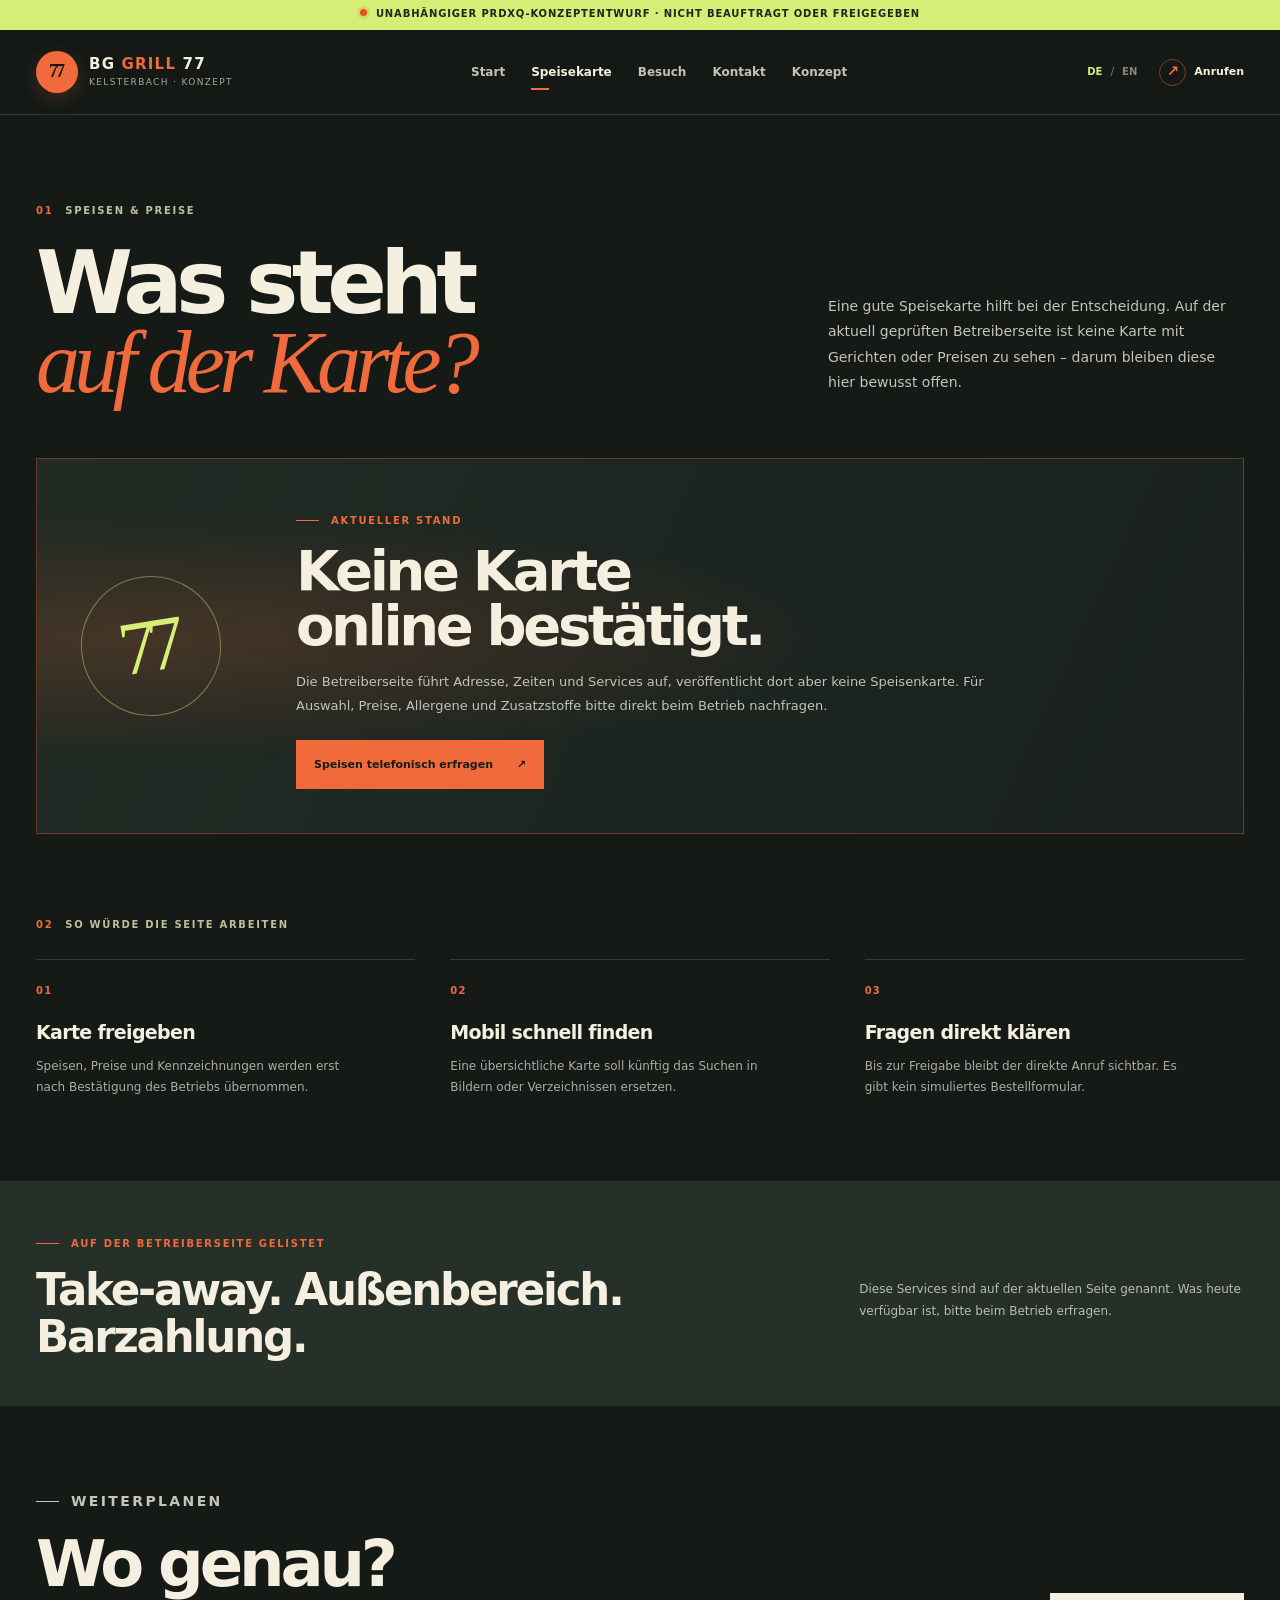
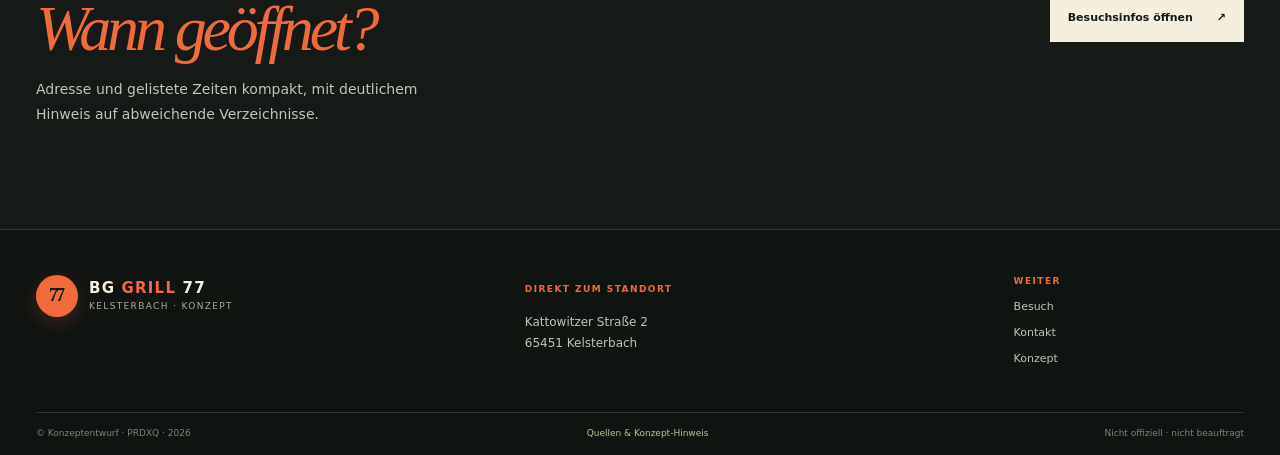
<file: speisekarte.html>
<!doctype html>
<html lang="de">
<head>
  <meta charset="utf-8"><meta name="viewport" content="width=device-width, initial-scale=1">
  <meta name="robots" content="noindex, nofollow"><meta name="description" content="Speisekarten-Konzept für BG Grill 77. Keine Gerichte oder Preise ohne bestätigte Quelle."><meta name="theme-color" content="#151a17">
  <title>Speisekarte — BG Grill 77 Konzept</title><link rel="icon" href="assets/mark.svg" type="image/svg+xml"><link rel="stylesheet" href="assets/site.css"><script src="assets/site.js" defer></script>
</head>
<body data-title-de="Speisekarte — BG Grill 77 Konzept" data-title-en="Menu — BG Grill 77 concept">
  <div class="concept-ribbon"><span class="ribbon-dot"></span><span data-de="Unabhängiger PRDXQ-Konzeptentwurf · nicht beauftragt oder freigegeben" data-en="Independent PRDXQ concept · not commissioned or approved">Unabhängiger PRDXQ-Konzeptentwurf · nicht beauftragt oder freigegeben</span></div>
  <a class="skip-link" href="#main" data-de="Zum Inhalt springen" data-en="Skip to content">Zum Inhalt springen</a>
  <header class="site-header"><div class="header-inner"><a class="brand" href="index.html" aria-label="BG Grill 77"><span class="brand-mark" aria-hidden="true">77</span><span class="brand-words"><strong>BG <b>GRILL</b> 77</strong><small>Kelsterbach · Konzept</small></span></a><button class="menu-toggle" type="button" aria-expanded="false" aria-controls="primary-nav"><span data-de="Menü" data-en="Menu">Menü</span><span class="menu-glyph" aria-hidden="true"><i></i><i></i></span></button><nav id="primary-nav" class="primary-nav" aria-label="Navigation"><a href="index.html" data-de="Start" data-en="Home">Start</a><a class="active" href="speisekarte.html" aria-current="page" data-de="Speisekarte" data-en="Menu">Speisekarte</a><a href="besuch.html" data-de="Besuch" data-en="Visit">Besuch</a><a href="kontakt.html" data-de="Kontakt" data-en="Contact">Kontakt</a><a href="konzept.html" data-de="Konzept" data-en="Concept">Konzept</a></nav><div class="header-actions"><div class="language-switch" aria-label="Sprache / Language"><button type="button" data-set-lang="de" aria-pressed="true">DE</button><span aria-hidden="true">/</span><button type="button" data-set-lang="en" aria-pressed="false">EN</button></div><a class="header-phone" href="tel:+4961079888788"><span class="phone-symbol" aria-hidden="true">↗</span><span data-de="Anrufen" data-en="Call">Anrufen</span></a></div></div></header>
  <main id="main">
    <section class="page-hero wrap"><div class="section-kicker"><span>01</span><span data-de="SPEISEN & PREISE" data-en="FOOD & PRICES">SPEISEN &amp; PREISE</span></div><div class="page-hero-grid"><h1 data-de="Was steht<br><em>auf der Karte?</em>" data-en="What's on<br><em>the menu?</em>">Was steht<br><em>auf der Karte?</em></h1><p data-de="Eine gute Speisekarte hilft bei der Entscheidung. Auf der aktuell geprüften Betreiberseite ist keine Karte mit Gerichten oder Preisen zu sehen – darum bleiben diese hier bewusst offen." data-en="A good menu helps guests decide. The operator page reviewed for this concept does not show dishes or prices, so those details are intentionally left blank here.">Eine gute Speisekarte hilft bei der Entscheidung. Auf der aktuell geprüften Betreiberseite ist keine Karte mit Gerichten oder Preisen zu sehen – darum bleiben diese hier bewusst offen.</p></div></section>
    <section class="menu-notice wrap"><div class="menu-notice-mark" aria-hidden="true">77</div><div class="menu-notice-content"><p class="eyebrow"><span class="eyebrow-line"></span><span data-de="AKTUELLER STAND" data-en="CURRENT STATUS">AKTUELLER STAND</span></p><h2 data-de="Keine Karte<br>online bestätigt." data-en="No online menu<br>confirmed.">Keine Karte<br>online bestätigt.</h2><p data-de="Die Betreiberseite führt Adresse, Zeiten und Services auf, veröffentlicht dort aber keine Speisenkarte. Für Auswahl, Preise, Allergene und Zusatzstoffe bitte direkt beim Betrieb nachfragen." data-en="The operator page lists its address, hours and services, but does not publish a food menu there. Please ask the business directly about dishes, prices, allergens and additives.">Die Betreiberseite führt Adresse, Zeiten und Services auf, veröffentlicht dort aber keine Speisenkarte. Für Auswahl, Preise, Allergene und Zusatzstoffe bitte direkt beim Betrieb nachfragen.</p><a class="button button-hot" href="tel:+4961079888788"><span data-de="Speisen telefonisch erfragen" data-en="Ask about the menu by phone">Speisen telefonisch erfragen</span><span aria-hidden="true">↗</span></a></div></section>
    <section class="menu-process wrap section-pad"><div class="section-kicker"><span>02</span><span data-de="SO WÜRDE DIE SEITE ARBEITEN" data-en="HOW THIS PAGE WOULD WORK">SO WÜRDE DIE SEITE ARBEITEN</span></div><div class="process-grid"><article><b>01</b><h3 data-de="Karte freigeben" data-en="Approve the menu">Karte freigeben</h3><p data-de="Speisen, Preise und Kennzeichnungen werden erst nach Bestätigung des Betriebs übernommen." data-en="Dishes, prices and labels would only be added after the business confirms them.">Speisen, Preise und Kennzeichnungen werden erst nach Bestätigung des Betriebs übernommen.</p></article><article><b>02</b><h3 data-de="Mobil schnell finden" data-en="Easy to scan on mobile">Mobil schnell finden</h3><p data-de="Eine übersichtliche Karte soll künftig das Suchen in Bildern oder Verzeichnissen ersetzen." data-en="A clear menu could replace searching through images or directory listings.">Eine übersichtliche Karte soll künftig das Suchen in Bildern oder Verzeichnissen ersetzen.</p></article><article><b>03</b><h3 data-de="Fragen direkt klären" data-en="Ask directly">Fragen direkt klären</h3><p data-de="Bis zur Freigabe bleibt der direkte Anruf sichtbar. Es gibt kein simuliertes Bestellformular." data-en="Until approval, the direct phone link remains visible. No order form is simulated.">Bis zur Freigabe bleibt der direkte Anruf sichtbar. Es gibt kein simuliertes Bestellformular.</p></article></div></section>
    <section class="service-strip"><div class="wrap service-strip-inner"><div><p class="eyebrow"><span class="eyebrow-line"></span><span data-de="AUF DER BETREIBERSEITE GELISTET" data-en="LISTED BY THE OPERATOR">AUF DER BETREIBERSEITE GELISTET</span></p><h2 data-de="Take-away. Außenbereich. Barzahlung." data-en="Takeaway. Outdoor seating. Cash.">Take-away. Außenbereich. Barzahlung.</h2></div><p data-de="Diese Services sind auf der aktuellen Seite genannt. Was heute verfügbar ist, bitte beim Betrieb erfragen." data-en="These services are listed on the current page. Please ask the business what is available today.">Diese Services sind auf der aktuellen Seite genannt. Was heute verfügbar ist, bitte beim Betrieb erfragen.</p></div></section>
    <section class="next-step wrap section-pad"><div class="next-step-copy"><p class="eyebrow"><span class="eyebrow-line"></span><span data-de="WEITERPLANEN" data-en="PLAN AHEAD">WEITERPLANEN</span></p><h2 data-de="Wo genau?<br><em>Wann geöffnet?</em>" data-en="Where exactly?<br><em>When is it open?</em>">Wo genau?<br><em>Wann geöffnet?</em></h2><p data-de="Adresse und gelistete Zeiten kompakt, mit deutlichem Hinweis auf abweichende Verzeichnisse." data-en="The address and listed opening times, with a clear note where directories differ.">Adresse und gelistete Zeiten kompakt, mit deutlichem Hinweis auf abweichende Verzeichnisse.</p></div><a class="button button-light" href="besuch.html"><span data-de="Besuchsinfos öffnen" data-en="Open visit details">Besuchsinfos öffnen</span><span aria-hidden="true">↗</span></a></section>
  </main>
  <footer class="site-footer"><div class="wrap footer-main"><a class="brand brand-footer" href="index.html"><span class="brand-mark" aria-hidden="true">77</span><span class="brand-words"><strong>BG <b>GRILL</b> 77</strong><small>Kelsterbach · Konzept</small></span></a><div class="footer-address"><span data-de="DIREKT ZUM STANDORT" data-en="VISIT THE LOCATION">DIREKT ZUM STANDORT</span><p>Kattowitzer Straße 2<br>65451 Kelsterbach</p></div><div class="footer-links"><span data-de="WEITER" data-en="EXPLORE">WEITER</span><a href="besuch.html" data-de="Besuch" data-en="Visit">Besuch</a><a href="kontakt.html" data-de="Kontakt" data-en="Contact">Kontakt</a><a href="konzept.html" data-de="Konzept" data-en="Concept">Konzept</a></div></div><div class="wrap footer-bottom"><span>© Konzeptentwurf · PRDXQ · 2026</span><a href="konzept.html" data-de="Quellen & Konzept-Hinweis" data-en="Sources & concept notice">Quellen &amp; Konzept-Hinweis</a><span data-de="Nicht offiziell · nicht beauftragt" data-en="Unofficial · not commissioned">Nicht offiziell · nicht beauftragt</span></div></footer>
</body>
</html>
</file>
<file: assets/site.css>
:root{color-scheme:dark;--ink:#151a17;--ink-2:#1d241f;--ink-3:#28312b;--paper:#f5efdf;--muted:#aaa99a;--muted-dark:#69695f;--orange:#f06a3b;--orange-soft:#ff9b67;--lime:#d5ef76;--line:rgba(245,239,223,.15);--max:1240px;font-family:Inter,ui-sans-serif,system-ui,-apple-system,BlinkMacSystemFont,"Segoe UI",sans-serif;font-optical-sizing:auto}*{box-sizing:border-box}html{scroll-behavior:smooth}body{margin:0;background:var(--ink);color:var(--paper);font-size:16px;line-height:1.55}a{color:inherit;text-decoration:none}button{font:inherit}.wrap{width:min(var(--max),calc(100% - 72px));margin-inline:auto}.concept-ribbon{min-height:30px;padding:6px 20px;background:var(--lime);color:#20261b;text-align:center;font-size:10px;font-weight:800;letter-spacing:.085em;text-transform:uppercase}.ribbon-dot{display:inline-block;width:7px;height:7px;margin:0 9px 1px 0;border-radius:100%;background:#e95124;box-shadow:0 0 0 3px rgba(233,81,36,.16)}.skip-link{position:absolute;top:-60px;left:12px;z-index:50;padding:12px 16px;background:var(--paper);color:var(--ink)}.skip-link:focus{top:8px}.site-header{position:sticky;top:0;z-index:20;background:rgba(21,26,23,.88);border-bottom:1px solid var(--line);backdrop-filter:blur(18px);-webkit-backdrop-filter:blur(18px)}.header-inner{width:min(var(--max),calc(100% - 72px));min-height:84px;margin:auto;display:flex;align-items:center;justify-content:space-between;gap:28px}.brand{display:inline-flex;align-items:center;gap:11px;flex-shrink:0}.brand-mark{display:grid;place-items:center;width:42px;height:42px;border-radius:50%;background:var(--orange);color:var(--ink);font-family:Georgia,serif;font-weight:900;font-size:18px;letter-spacing:-.11em;padding-right:2px;box-shadow:0 6px 18px rgba(240,106,59,.2)}.brand-words{display:flex;flex-direction:column;line-height:1}.brand-words strong{font-size:15px;letter-spacing:.08em;font-weight:600}.brand-words strong b{color:var(--orange);font-weight:850}.brand-words small{margin-top:6px;color:var(--muted);font-size:9px;letter-spacing:.15em;text-transform:uppercase}.primary-nav{display:flex;align-items:center;gap:26px}.primary-nav a{position:relative;color:#c6c2b5;font-size:12px;font-weight:600;transition:color .2s ease}.primary-nav a:hover,.primary-nav a:focus-visible,.primary-nav a.active{color:var(--paper)}.primary-nav a.active:after{position:absolute;bottom:-9px;left:0;width:18px;height:2px;background:var(--orange);content:""}.header-actions{display:flex;align-items:center;gap:20px}.language-switch{display:flex;align-items:center;gap:6px;color:#767a70;font-size:11px}.language-switch button{padding:4px 2px;border:0;background:transparent;color:#85877e;font-size:10px;font-weight:800;cursor:pointer}.language-switch button[aria-pressed=true]{color:var(--lime)}.header-phone{display:flex;align-items:center;gap:8px;font-size:11px;font-weight:800}.phone-symbol{display:grid;place-items:center;width:27px;height:27px;border:1px solid rgba(240,106,59,.48);border-radius:50%;color:var(--orange);font-size:15px}.menu-toggle{display:none}.hero{min-height:565px;padding-block:65px 75px;display:grid;grid-template-columns:1fr .9fr;align-items:center;gap:7%;overflow:hidden}.eyebrow,.section-kicker{display:flex;align-items:center;gap:12px;color:var(--orange);font-size:10px;font-weight:850;letter-spacing:.17em}.eyebrow-line{width:23px;height:1px;background:currentColor}.hero h1,.page-hero h1{margin:24px 0 23px;font-size:clamp(60px,7.2vw,102px);font-weight:760;line-height:.9;letter-spacing:-.075em}.hero h1 em,.page-hero h1 em,.intro-grid h2 em,.visit-copy h2 em,.address-card h2 em,.next-step h2 em,.contact-address h2 em,.contact-hours h2 em{color:var(--orange);font-family:Georgia,"Times New Roman",serif;font-weight:500;letter-spacing:-.065em}.hero-lede{max-width:470px;color:#c8c5b9;font-size:16px;line-height:1.7}.hero-actions{display:flex;flex-wrap:wrap;gap:12px;margin-top:29px}.button{display:inline-flex;min-height:49px;align-items:center;justify-content:space-between;gap:24px;padding:0 17px;border:1px solid transparent;font-size:11px;font-weight:800;transition:transform .2s ease,background .2s ease,border-color .2s ease}.button:hover{transform:translateY(-2px)}.button-hot{background:var(--orange);color:#181b17}.button-hot:hover{background:var(--orange-soft)}.button-quiet{border-color:var(--line);background:rgba(255,255,255,.025)}.button-quiet:hover{border-color:rgba(245,239,223,.4)}.button-light{background:var(--paper);color:var(--ink)}.button-light:hover{background:var(--lime)}.hero-note{max-width:450px;margin-top:17px;color:#93988d;font-size:10px;line-height:1.6}.hero-art{position:relative;min-height:396px;overflow:hidden;border:1px solid rgba(245,239,223,.13);background:radial-gradient(ellipse at 50% 37%,rgba(240,106,59,.28),transparent 43%),linear-gradient(140deg,#28322a 0%,#1e2821 42%,#121814 100%);box-shadow:0 28px 75px rgba(0,0,0,.28)}.hero-art:before{position:absolute;inset:0;background:linear-gradient(128deg,transparent 0 53%,rgba(213,239,118,.08) 53.2% 53.7%,transparent 54%),radial-gradient(circle at 12% 78%,rgba(213,239,118,.17) 0 1px,transparent 2px);background-size:auto,24px 24px;content:""}.art-sun{position:absolute;top:17%;left:24%;width:47%;aspect-ratio:1;border-radius:50%;background:radial-gradient(circle at 40% 38%,#ffad71 0 7%,#f06a3b 8% 38%,#ca4926 70%);box-shadow:0 0 58px rgba(240,106,59,.35)}.art-ring{position:absolute;left:10%;width:80%;height:60%;border:1px solid rgba(245,239,223,.24);border-radius:50%;transform:rotate(-27deg)}.ring-one{top:14%}.ring-two{top:25%;left:17%;width:66%;height:42%;border-color:rgba(213,239,118,.3);transform:rotate(26deg)}.grate{position:absolute;inset:0;display:grid;grid-template-columns:repeat(8,1fr);gap:20px;padding:14% 12%;transform:rotate(-25deg) scale(1.28);opacity:.72}.grate span{width:2px;height:140%;margin:auto;background:linear-gradient(transparent,rgba(21,26,23,.9) 17%,rgba(21,26,23,.75) 80%,transparent);box-shadow:0 0 1px rgba(245,239,223,.38)}.art-stamp{position:absolute;z-index:2;top:28%;left:36%;display:flex;width:106px;height:106px;align-items:center;justify-content:center;flex-direction:column;border:1px solid rgba(245,239,223,.62);border-radius:50%;background:rgba(21,26,23,.24);backdrop-filter:blur(8px);transform:rotate(-9deg)}.art-stamp span{font-size:10px;font-weight:900;letter-spacing:.18em}.art-stamp strong{margin-top:-9px;color:var(--paper);font-family:Georgia,serif;font-size:48px;font-weight:500;letter-spacing:-.11em}.art-stamp small{margin-top:-4px;color:var(--lime);font-size:8px;letter-spacing:.12em;text-transform:uppercase}.art-caption{position:absolute;right:17px;bottom:17px;left:17px;display:flex;justify-content:space-between;gap:12px;padding-top:10px;border-top:1px solid var(--line);color:#c8c9b8;font-size:8px;letter-spacing:.12em}.art-caption b{color:var(--orange-soft);font-weight:650}.spark{position:absolute;z-index:3;color:var(--lime);font-size:22px}.spark-a{top:17%;right:18%}.spark-b{bottom:25%;left:18%;color:var(--orange-soft);font-size:15px}.ticker{overflow:hidden;border-block:1px solid var(--line);background:#1b211d}.ticker-track{display:flex;width:max-content;align-items:center;gap:25px;padding:15px 0;animation:marquee 28s linear infinite;color:#c4c3b5;font-size:10px;font-weight:800;letter-spacing:.16em}.ticker-track b{color:var(--orange);font-size:15px}@keyframes marquee{to{transform:translateX(-50%)}}.section-pad{padding-block:83px}.section-kicker{color:#bfc09b}.section-kicker span:first-child{color:var(--orange);font-variant-numeric:tabular-nums}.intro-grid{display:grid;grid-template-columns:1fr .7fr;gap:10%;margin-top:32px}.intro-grid h2,.visit-copy h2,.next-step h2,.contact-hours h2{margin:0;font-size:clamp(40px,5vw,65px);line-height:.99;letter-spacing:-.065em}.intro-text{align-self:end;max-width:470px}.intro-text p,.next-step p{margin:0 0 19px;color:#c4c4b7;font-size:14px;line-height:1.8}.text-link{display:inline-flex;align-items:center;gap:16px;padding-bottom:5px;border-bottom:1px solid var(--orange);color:var(--paper);font-size:11px;font-weight:800}.text-link span:last-child{color:var(--orange);font-size:16px}.path-section{background:#202721}.path-grid{display:grid;grid-template-columns:repeat(3,1fr);gap:14px;margin-top:28px}.path-card{position:relative;min-height:286px;padding:25px 24px 23px;border:1px solid rgba(245,239,223,.1);background:linear-gradient(145deg,rgba(255,255,255,.025),transparent 56%);transition:border-color .25s ease,transform .25s ease}.path-card:hover{transform:translateY(-4px);border-color:rgba(240,106,59,.48)}.path-card-menu{background:radial-gradient(ellipse at 82% 4%,rgba(240,106,59,.16),transparent 46%),rgba(255,255,255,.018)}.path-card-visit{background:radial-gradient(ellipse at 92% 0%,rgba(213,239,118,.12),transparent 50%),rgba(255,255,255,.018)}.card-number{color:#90948a;font-size:9px;font-weight:800;letter-spacing:.13em}.card-icon{display:grid;width:42px;height:42px;place-items:center;margin-top:18px;border:1px solid rgba(240,106,59,.35);border-radius:50%;color:var(--orange);font-size:24px}.menu-icon{align-content:center;gap:4px}.menu-icon i{width:16px;height:2px;background:var(--orange)}.menu-icon i:nth-child(2){width:12px}.menu-icon i:nth-child(3){width:8px}.map-icon{color:var(--lime);border-color:rgba(213,239,118,.32)}.call-icon{font-size:20px}.path-card h3{max-width:235px;margin:18px 0 7px;font-size:18px;line-height:1.2;letter-spacing:-.025em}.path-card p{max-width:280px;margin:0;color:#adb1a4;font-size:11px;line-height:1.7}.arrow-link{display:flex;align-items:center;justify-content:space-between;gap:8px;margin-top:19px;color:var(--paper);font-size:10px;font-weight:800}.arrow-link span:last-child{color:var(--orange);font-size:17px}.visit-band{display:grid;grid-template-columns:.78fr 1.22fr;min-height:440px;margin-block:80px;padding:0;background:#cf6039;color:#1a201b}.visit-copy{padding:45px}.visit-copy .eyebrow{color:#272b22}.visit-copy h2{margin:20px 0}.visit-copy h2 em{color:#fff0cc}.visit-copy>p:not(.eyebrow){margin:0 0 20px;font-size:13px;font-weight:650;line-height:1.75}.visit-map{position:relative;min-height:440px;overflow:hidden;background:#28352e}.map-grid{position:absolute;inset:0;background:linear-gradient(40deg,transparent 48%,rgba(213,239,118,.08) 48.2% 48.5%,transparent 48.7%),linear-gradient(130deg,transparent 48%,rgba(213,239,118,.06) 48.2% 48.5%,transparent 48.7%),radial-gradient(circle at 30% 20%,rgba(213,239,118,.09),transparent 22%);background-size:130px 130px,150px 150px,auto}.visit-map svg{position:absolute;inset:0;width:100%;height:100%}.road{fill:none;stroke:#556459;stroke-linecap:round}.road-wide{stroke-width:44}.road-thin{stroke-width:19;opacity:.8}.route{fill:none;stroke:var(--orange-soft);stroke-width:4;stroke-linecap:round;stroke-dasharray:8 9}.map-pin{fill:var(--lime);stroke:#28352e;stroke-width:5}.map-pin-core{fill:#202721}.visit-map text{fill:#e3e2cd;font-size:11px;font-family:system-ui,sans-serif;letter-spacing:2px}.visit-map text:nth-of-type(2){fill:#b8c0a8;font-size:9px}.map-label{position:absolute;right:17px;bottom:17px;color:#b2baaa;font-size:8px;letter-spacing:.1em}.site-footer{border-top:1px solid var(--line);background:#111512}.footer-main{display:grid;grid-template-columns:1fr 1fr .5fr;gap:28px;padding-block:45px}.brand-footer{align-self:start}.footer-address>span,.footer-links>span{color:var(--orange);font-size:9px;font-weight:800;letter-spacing:.16em}.footer-address p{color:#c1c3b7;font-size:12px;line-height:1.7}.footer-links{display:flex;align-items:flex-start;flex-direction:column;gap:9px}.footer-links a{color:#c1c3b7;font-size:11px}.footer-bottom{display:flex;justify-content:space-between;gap:16px;padding-block:14px;border-top:1px solid var(--line);color:#7f8479;font-size:9px}.footer-bottom a{color:#bfc09b}.page-hero{padding-block:88px 56px}.page-hero-grid{display:grid;grid-template-columns:1fr .62fr;align-items:end;gap:10%;margin-top:24px}.page-hero h1{margin:0;font-size:clamp(55px,7vw,88px)}.page-hero-grid>p{margin:0 0 7px;color:#c4c4b7;font-size:14px;line-height:1.8}.menu-notice{display:grid;grid-template-columns:170px 1fr;gap:45px;align-items:center;padding:44px;border:1px solid rgba(240,106,59,.34);background:radial-gradient(ellipse at 9% 48%,rgba(240,106,59,.18),transparent 44%),linear-gradient(115deg,#212a23,#1a211d)}.menu-notice-mark{display:grid;width:140px;height:140px;place-items:center;border:1px solid rgba(213,239,118,.42);border-radius:50%;color:var(--lime);font-family:Georgia,serif;font-size:76px;letter-spacing:-.13em;padding-right:8px;transform:rotate(-9deg)}.menu-notice-content h2{margin:16px 0;font-size:clamp(38px,5vw,56px);line-height:.98;letter-spacing:-.06em}.menu-notice-content h2 br+*{color:var(--orange)}.menu-notice-content p:not(.eyebrow){max-width:690px;color:#c1c4b7;font-size:13px;line-height:1.8}.menu-notice-content .button{margin-top:10px}.menu-process .section-kicker{margin-bottom:27px}.process-grid{display:grid;grid-template-columns:repeat(3,1fr);gap:35px}.process-grid article{padding-top:17px;border-top:1px solid var(--line)}.process-grid article>b{color:var(--orange);font-size:10px;letter-spacing:.12em}.process-grid h3{margin:16px 0 8px;font-size:19px;letter-spacing:-.035em}.process-grid p{max-width:330px;margin:0;color:#aaada0;font-size:12px;line-height:1.75}.service-strip{background:#262f28}.service-strip-inner{display:grid;grid-template-columns:1.3fr .7fr;align-items:center;gap:9%;padding-block:45px}.service-strip h2{max-width:650px;margin:16px 0 0;font-size:clamp(28px,3.4vw,44px);line-height:1.08;letter-spacing:-.05em}.service-strip-inner>p{margin:15px 0 0;color:#b9bdb0;font-size:12px;line-height:1.8}.next-step{display:flex;align-items:center;justify-content:space-between;gap:35px}.next-step h2{margin:17px 0}.next-step p{max-width:440px}.next-step .button{flex-shrink:0}.visit-detail{display:grid;grid-template-columns:.82fr 1.18fr;gap:17px;padding-bottom:60px}.address-card,.hours-card{position:relative;padding:34px;border:1px solid var(--line);background:var(--ink-2)}.address-card{min-height:340px;overflow:hidden;background:radial-gradient(ellipse at 100% 0,rgba(240,106,59,.2),transparent 46%),#202721}.address-card h2{position:relative;z-index:1;margin:25px 0 11px;font-size:48px;line-height:.98;letter-spacing:-.06em}.address-card>p:not(.eyebrow){position:relative;z-index:1;color:#d2d2c7;font-size:13px;line-height:1.7}.address-card .button{position:relative;z-index:1;margin-top:12px}.address-card small{display:block;margin-top:10px;color:#8f9488;font-size:9px}.address-pin{position:absolute;right:29px;bottom:46px;color:rgba(213,239,118,.19);font-size:116px;line-height:1}.hours-card{padding:34px 38px}.hours-heading{display:flex;align-items:center;justify-content:space-between;gap:16px}.hours-badge{padding:6px 9px;border:1px solid rgba(213,239,118,.4);color:var(--lime);font-size:8px;font-weight:800;letter-spacing:.1em}.hours-table{width:100%;margin:23px 0;border-collapse:collapse}.hours-table tr{border-bottom:1px solid var(--line)}.hours-table th,.hours-table td{padding:13px 0;text-align:left;font-size:12px}.hours-table th{color:#b9bdaf;font-weight:600}.hours-table td{color:var(--paper);text-align:right;font-variant-numeric:tabular-nums}.conflict-note{display:flex;gap:12px;margin:18px 0 18px;padding:13px 15px;background:rgba(240,106,59,.08)}.conflict-note>span{display:grid;width:19px;height:19px;flex-shrink:0;place-items:center;border-radius:50%;background:var(--orange);color:#151a17;font-size:12px;font-weight:900}.conflict-note p{margin:0;color:#c5bdb1;font-size:10px;line-height:1.7}.amenities-section{background:#202721}.amenities-section .section-kicker{margin-bottom:25px}.amenities-grid{display:grid;grid-template-columns:repeat(5,1fr);gap:12px}.amenities-grid article{min-height:180px;padding:19px;border:1px solid rgba(245,239,223,.1)}.amenity-symbol{color:var(--orange);font-family:Georgia,serif;font-size:22px}.amenities-grid h3{margin:18px 0 4px;font-size:14px}.amenities-grid p{margin:0;color:#aeb2a5;font-size:10px;line-height:1.6}.callout{display:flex;align-items:center;justify-content:space-between;gap:24px;margin-block:62px;padding:30px 36px;border:1px solid rgba(213,239,118,.2);background:linear-gradient(120deg,rgba(213,239,118,.06),transparent)}.callout h2{margin:11px 0 5px;font-size:32px;letter-spacing:-.05em}.callout>div>p:last-child{margin:0;color:#afb4a7;font-size:11px}.callout>.button{flex-shrink:0}.contact-grid{display:grid;grid-template-columns:1fr 1fr;gap:14px;padding-bottom:70px}.contact-card{position:relative;min-height:310px;padding:31px;overflow:hidden;border:1px solid rgba(245,239,223,.12);transition:transform .2s ease,border-color .2s ease}.contact-card:hover{transform:translateY(-4px);border-color:rgba(240,106,59,.6)}.contact-primary{background:radial-gradient(ellipse at 90% 8%,rgba(240,106,59,.32),transparent 45%),#252d26}.contact-secondary{background:radial-gradient(ellipse at 90% 8%,rgba(213,239,118,.18),transparent 45%),#1c231e}.contact-index{color:#bdc0ad;font-size:9px;font-weight:800;letter-spacing:.15em}.contact-arrow{position:absolute;top:28px;right:31px;color:var(--orange);font-size:25px}.contact-card h2{margin:69px 0 0;font-size:42px;line-height:1;letter-spacing:-.06em}.contact-card p{margin:9px 0 16px;color:#d0d0c4;font-size:14px}.contact-card .email-wrap{font-size:clamp(12px,1.5vw,15px);overflow-wrap:anywhere}.contact-action{color:var(--orange-soft);font-size:10px;font-weight:800}.contact-address{padding-top:0}.contact-address .section-kicker{margin-bottom:26px}.contact-address-grid{display:grid;grid-template-columns:1fr .7fr;align-items:end;gap:10%}.contact-address h2{margin:0;font-size:clamp(42px,5vw,60px);line-height:.97;letter-spacing:-.06em}.contact-address-grid>div{padding-bottom:4px}.contact-address-grid p{margin:0 0 18px;color:#c9cabe;font-size:13px;line-height:1.8}.contact-hours{background:#cf6039;color:#181d18}.contact-hours-inner{padding-block:58px}.contact-hours .eyebrow{color:#252b22}.contact-hours h2{margin:16px 0 12px}.contact-hours h2 em{color:#fff1cf}.contact-hours-inner>p:not(.eyebrow){max-width:500px;color:#332e24;font-size:12px;line-height:1.8}.contact-hours .button{margin-top:8px}.concept-content{display:grid;grid-template-columns:1fr 1fr;gap:14px;padding-bottom:70px}.concept-note{display:flex;gap:18px;min-height:250px;padding:25px;border:1px solid var(--line);background:#202721}.note-icon{display:grid;width:32px;height:32px;flex-shrink:0;place-items:center;border:1px solid rgba(213,239,118,.5);border-radius:50%;color:var(--lime);font-family:Georgia,serif;font-size:16px}.concept-note h2{margin:2px 0 10px;font-size:18px;letter-spacing:-.03em}.concept-note p{margin:0;color:#b8bdaf;font-size:12px;line-height:1.8}.sources-section{background:#202721}.sources-section .section-kicker{margin-bottom:26px}.source-list{border-top:1px solid var(--line)}.source-list>a{display:grid;grid-template-columns:42px 1fr 22px;align-items:center;gap:17px;padding:17px 3px;border-bottom:1px solid var(--line);transition:padding .2s ease}.source-list>a:hover{padding-inline:10px}.source-number{color:var(--orange);font-size:10px;font-weight:900}.source-list strong,.source-list small{display:block}.source-list strong{font-size:12px}.source-list small{margin-top:5px;color:#aab0a2;font-size:10px;line-height:1.6}.source-arrow{color:var(--orange);font-size:17px}.source-caveat{margin-top:17px;color:#959b8d;font-size:10px;line-height:1.7}
:focus-visible{outline:3px solid var(--lime);outline-offset:4px}::selection{background:var(--lime);color:#182018} .menu-toggle:focus-visible,.language-switch button:focus-visible{outline-offset:3px}
@media(max-width:960px){.header-inner,.wrap{width:min(var(--max),calc(100% - 46px))}.primary-nav{gap:17px}.primary-nav a{font-size:11px}.header-actions{gap:12px}.hero{gap:5%;min-height:515px}.hero-art{min-height:340px}.hero h1{font-size:clamp(58px,8vw,82px)}.visit-band{grid-template-columns:.85fr 1.15fr}.visit-copy{padding:34px}.visit-map{min-height:390px}.amenities-grid{grid-template-columns:repeat(3,1fr)}}
@media(max-width:700px){.wrap,.header-inner{width:calc(100% - 36px)}.concept-ribbon{padding:7px 12px;font-size:8px;line-height:1.35;letter-spacing:.055em}.ribbon-dot{width:6px;height:6px;margin-right:5px}.header-inner{min-height:70px;gap:10px}.brand-mark{width:37px;height:37px;font-size:16px}.brand{gap:8px}.brand-words strong{font-size:13px}.brand-words small{font-size:8px}.menu-toggle{display:flex;align-items:center;gap:8px;margin-left:auto;padding:8px 0;border:0;background:transparent;color:var(--paper);font-size:10px;font-weight:800}.menu-glyph{display:grid;gap:4px}.menu-glyph i{width:16px;height:1px;background:var(--orange);transition:transform .2s ease}.menu-toggle[aria-expanded=true] .menu-glyph i:first-child{transform:translateY(2.5px) rotate(45deg)}.menu-toggle[aria-expanded=true] .menu-glyph i:last-child{transform:translateY(-2.5px) rotate(-45deg)}.primary-nav{position:absolute;top:69px;right:0;left:0;display:none;align-items:stretch;flex-direction:column;gap:0;padding:8px 18px 15px;border-bottom:1px solid var(--line);background:rgba(21,26,23,.97);backdrop-filter:blur(18px)}.primary-nav.open{display:flex}.primary-nav a{padding:14px 4px;border-bottom:1px solid rgba(245,239,223,.08);font-size:12px}.primary-nav a.active:after{bottom:12px;left:auto;right:4px;width:6px;height:6px;border-radius:50%}.header-actions{gap:10px;margin-left:0}.language-switch{gap:3px}.language-switch button{font-size:9px}.header-phone{gap:0;font-size:0}.phone-symbol{width:26px;height:26px;font-size:14px}.hero{grid-template-columns:1fr;gap:28px;padding-block:48px 47px}.hero h1{margin:20px 0;font-size:clamp(57px,15vw,82px)}.hero-lede{max-width:520px;font-size:14px}.hero-actions{margin-top:22px}.button{min-height:46px;padding-inline:13px;font-size:10px}.hero-note{font-size:9px}.hero-art{min-height:300px}.art-sun{top:13%;left:28%;width:42%}.art-stamp{top:24%;left:38%;width:94px;height:94px}.art-stamp strong{font-size:41px}.section-pad{padding-block:58px}.ticker-track{gap:17px;padding-block:12px;font-size:9px}.intro-grid{grid-template-columns:1fr;gap:21px;margin-top:23px}.intro-grid h2,.visit-copy h2,.next-step h2,.contact-hours h2{font-size:46px}.intro-text p{font-size:12px}.path-grid{grid-template-columns:1fr;gap:10px;margin-top:21px}.path-card{min-height:240px;padding:21px}.path-card h3{font-size:18px}.path-card p{font-size:11px}.visit-band{grid-template-columns:1fr;margin-block:39px}.visit-copy{padding:30px 24px}.visit-copy h2{margin:17px 0}.visit-map{min-height:275px}.footer-main{grid-template-columns:1fr 1fr;gap:25px;padding-block:33px}.footer-main .brand{grid-column:1/-1}.footer-address p{font-size:11px}.footer-bottom{align-items:flex-start;flex-direction:column;gap:7px;padding-block:12px;font-size:8px}.page-hero{padding-block:58px 34px}.page-hero-grid{grid-template-columns:1fr;gap:20px;margin-top:23px}.page-hero h1{font-size:clamp(48px,13vw,70px)}.page-hero-grid>p{max-width:520px;font-size:12px}.menu-notice{grid-template-columns:1fr;gap:24px;padding:24px}.menu-notice-mark{width:75px;height:75px;font-size:40px}.menu-notice-content h2{font-size:42px}.menu-notice-content p:not(.eyebrow){font-size:12px}.process-grid{grid-template-columns:1fr;gap:20px}.process-grid p{max-width:500px}.service-strip-inner{grid-template-columns:1fr;gap:14px;padding-block:34px}.service-strip h2{font-size:32px}.service-strip-inner>p{margin-top:0}.next-step{align-items:flex-start;flex-direction:column;gap:22px}.visit-detail{grid-template-columns:1fr;gap:10px;padding-bottom:38px}.address-card{min-height:300px;padding:26px}.address-card h2{font-size:43px}.hours-card{padding:26px 24px}.hours-table th,.hours-table td{font-size:11px}.amenities-grid{grid-template-columns:1fr 1fr;gap:9px}.amenities-grid article{min-height:154px;padding:16px}.callout{align-items:flex-start;flex-direction:column;margin-block:38px;padding:24px}.callout h2{font-size:28px}.contact-grid{grid-template-columns:1fr;gap:10px;padding-bottom:48px}.contact-card{min-height:235px;padding:24px}.contact-card h2{margin-top:42px;font-size:36px}.contact-card p{font-size:13px}.contact-card .email-wrap{font-size:13px}.contact-address-grid{grid-template-columns:1fr;gap:19px}.contact-address{padding-bottom:45px}.contact-address h2{font-size:44px}.contact-hours-inner{padding-block:44px}.contact-hours h2{font-size:43px}.concept-content{grid-template-columns:1fr;gap:10px;padding-bottom:44px}.concept-note{min-height:auto;padding:22px}.source-list>a{grid-template-columns:28px 1fr 18px;gap:12px;padding-block:15px}.source-list strong{font-size:11px}.source-list small{font-size:9px}}
@media(max-width:380px){.wrap,.header-inner{width:calc(100% - 28px)}.header-inner{gap:7px}.brand{gap:6px}.brand-mark{width:33px;height:33px;font-size:14px}.brand-words strong{font-size:11px}.brand-words small{font-size:7px}.header-actions{gap:5px}.language-switch button{font-size:8px}.hero-actions{gap:8px}.button{gap:13px;padding-inline:11px}.hero-art{min-height:260px}.amenities-grid{grid-template-columns:1fr 1fr}.hours-heading{align-items:flex-start;flex-direction:column}.hours-card{padding:23px 18px}}
@media(prefers-reduced-motion:reduce){*,*::before,*::after{scroll-behavior:auto!important;animation-duration:.01ms!important;animation-iteration-count:1!important;transition-duration:.01ms!important}}
</file>
